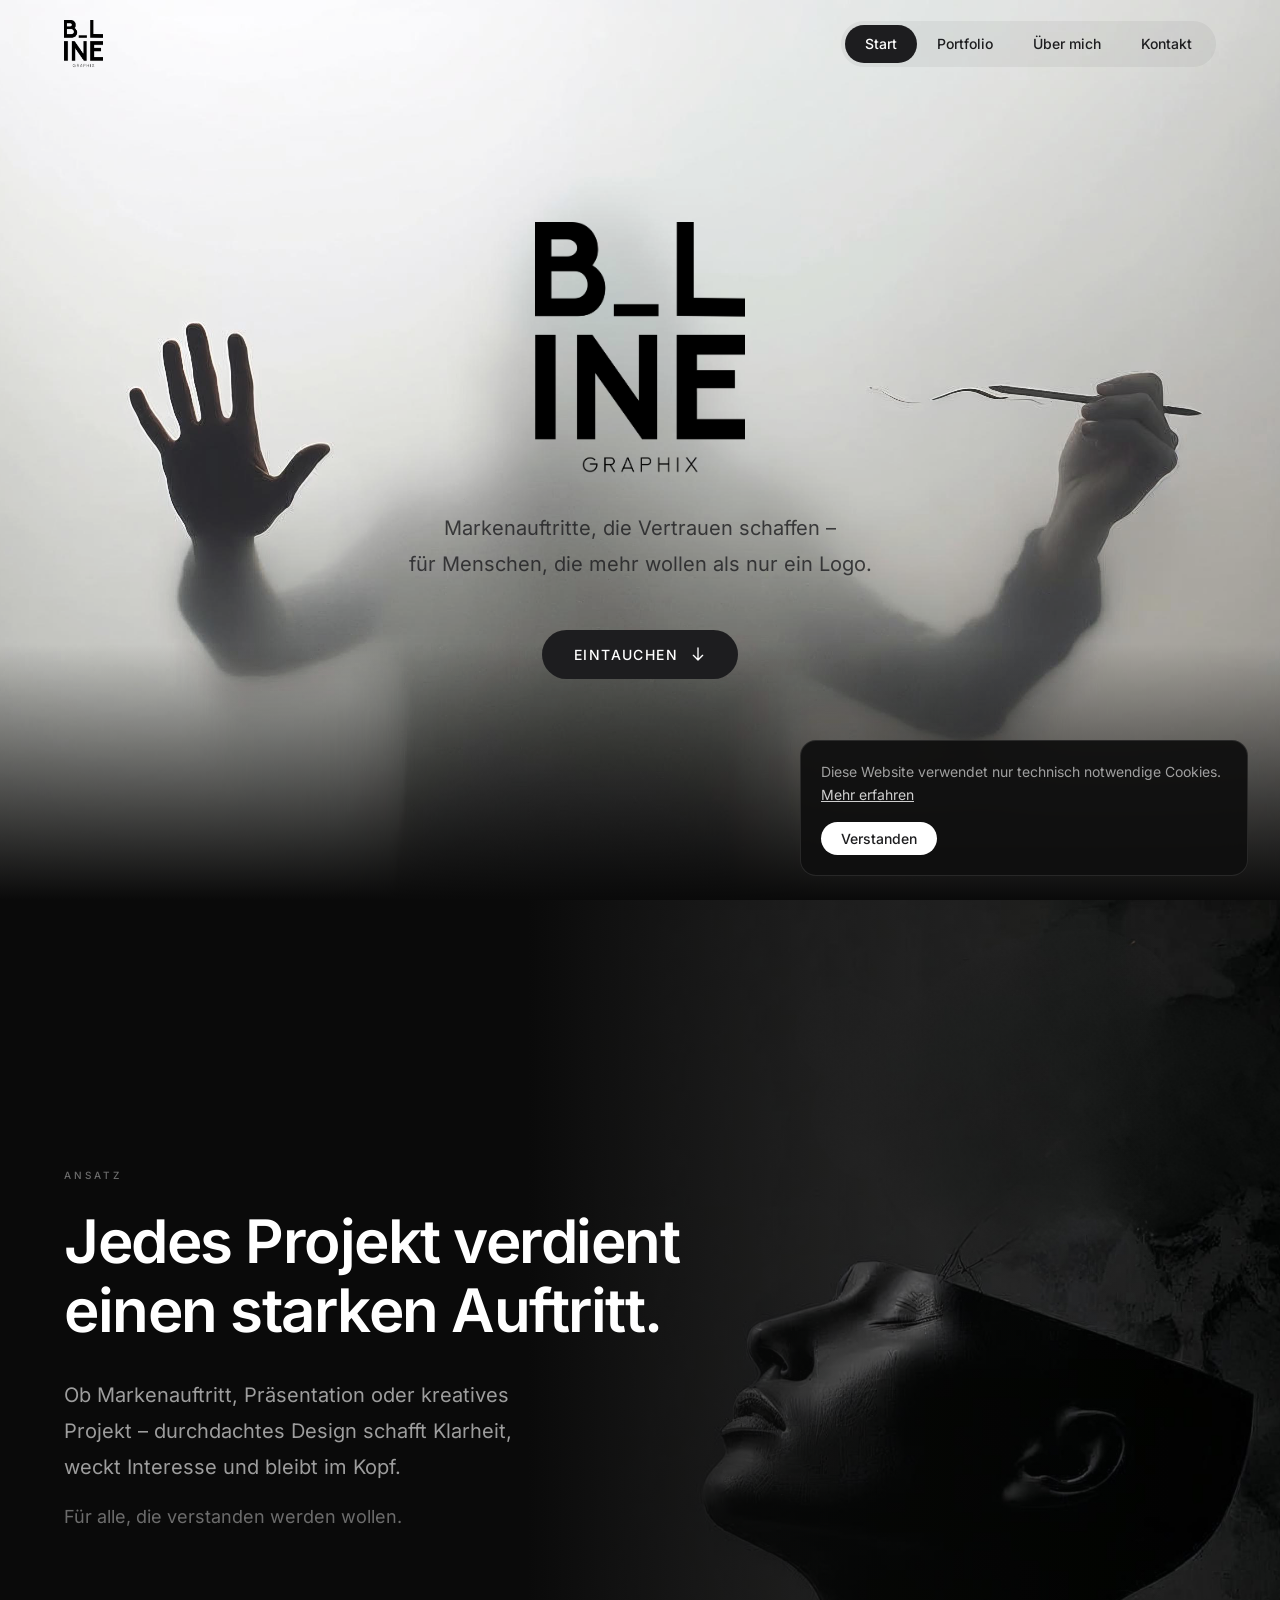
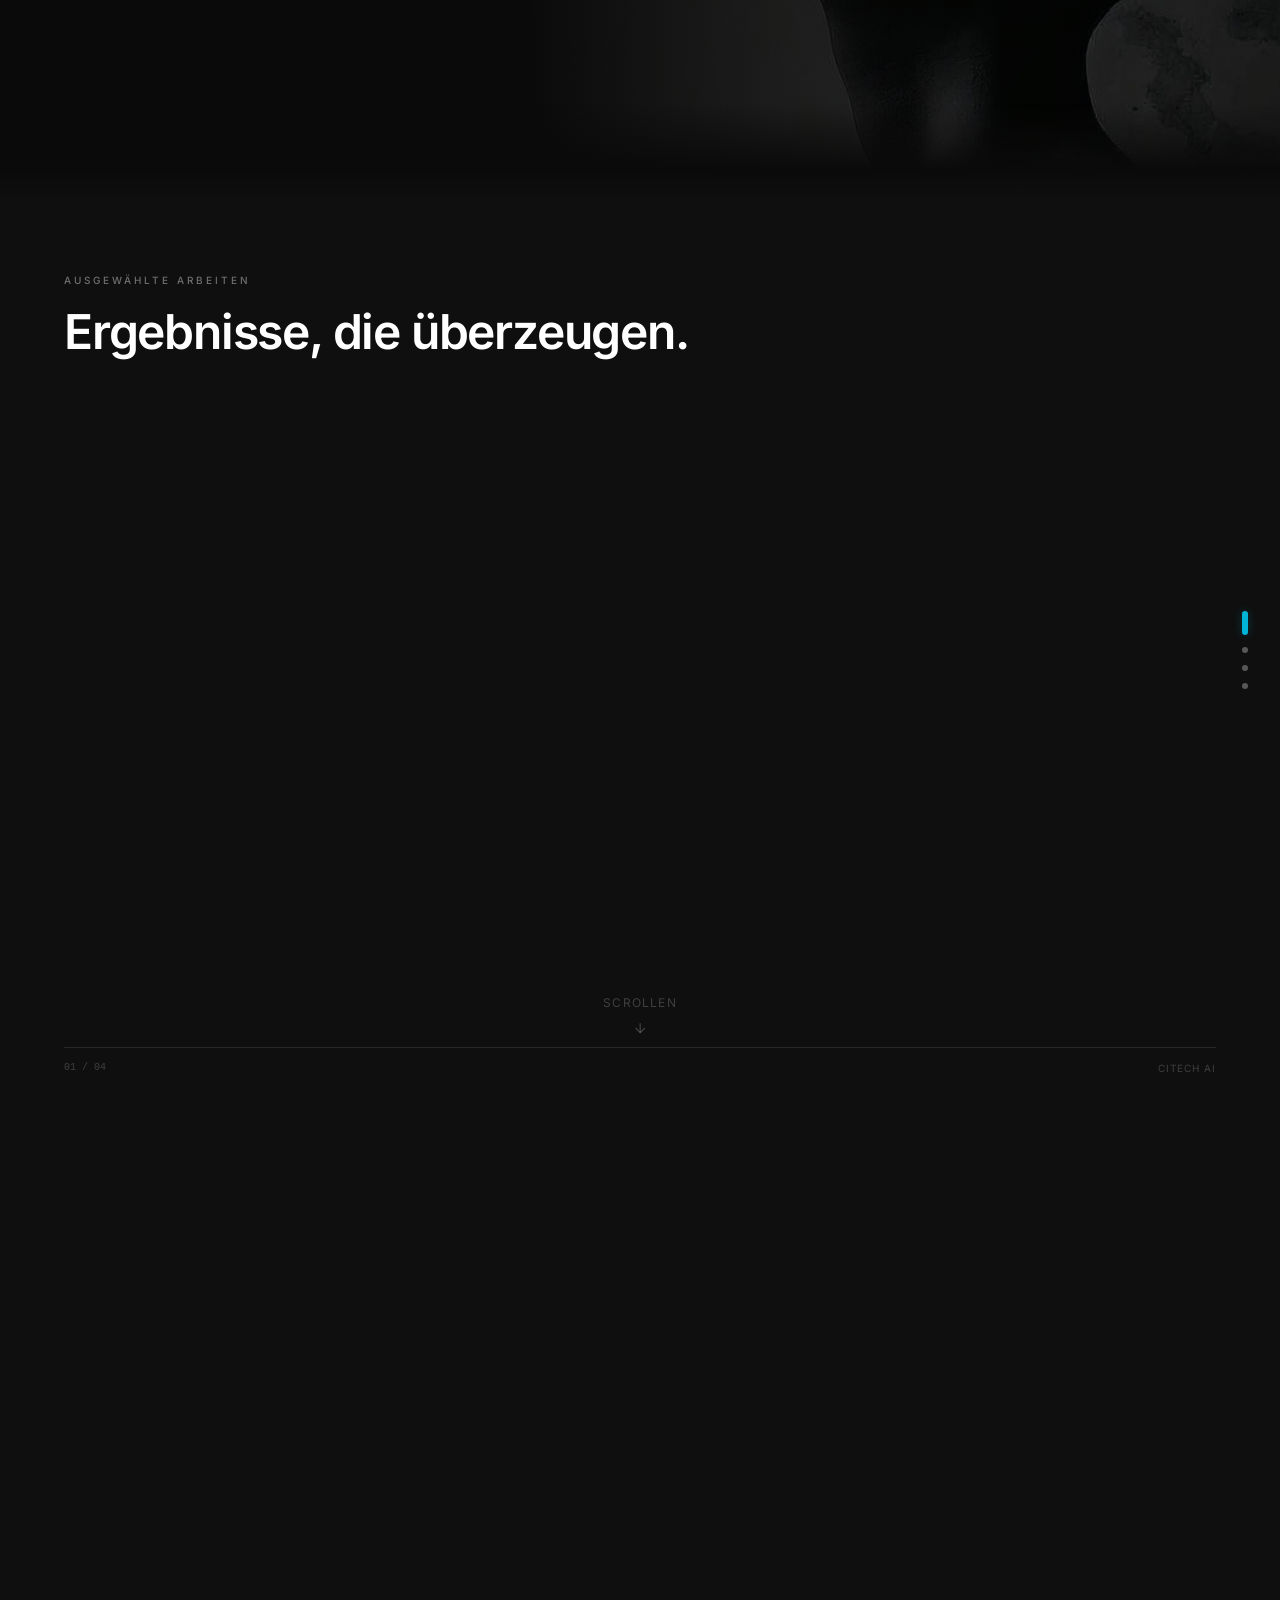
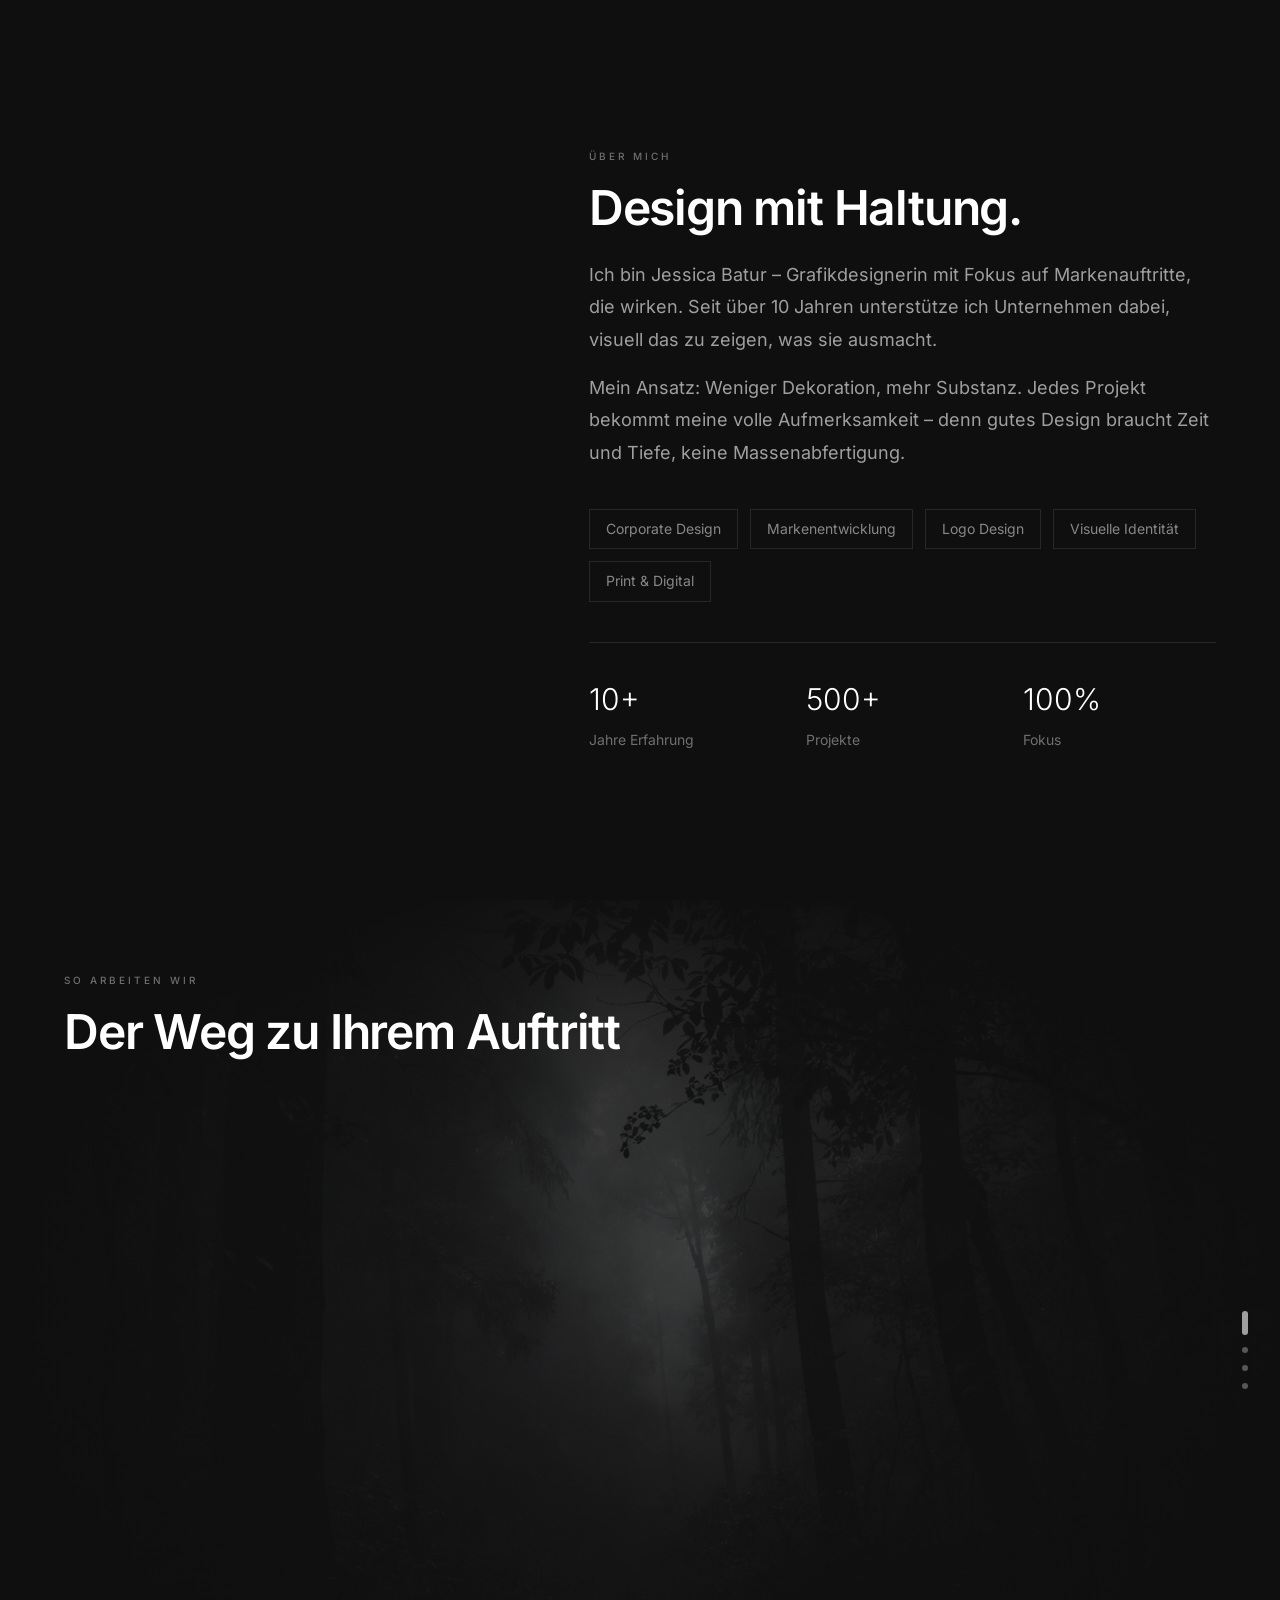
<file: index.html>
<!DOCTYPE html>
<html lang="de">
<head>
    <meta charset="UTF-8">
    <meta name="viewport" content="width=device-width, initial-scale=1.0">
    <title>B_LineGraphix – Grafikdesign & visuelle Kommunikation</title>
    <meta name="description" content="Markenauftritte, die Vertrauen schaffen – für Menschen, die mehr wollen als nur ein Logo. Grafikdesign von Jessica Batur.">
    <link rel="canonical" href="https://b-line-graphix.de/">

    <!-- Open Graph / Social -->
    <meta property="og:type" content="website">
    <meta property="og:url" content="https://b-line-graphix.de/">
    <meta property="og:title" content="B_LineGraphix – Grafikdesign & visuelle Kommunikation">
    <meta property="og:description" content="Markenauftritte, die Vertrauen schaffen – für Menschen, die mehr wollen als nur ein Logo. Grafikdesign von Jessica Batur.">
    <meta property="og:image" content="https://b-line-graphix.de/assets/images/hero-background.jpg">
    <meta property="og:locale" content="de_DE">
    <meta property="og:site_name" content="B_LineGraphix">

    <style>
        @font-face { font-family: 'Inter'; font-weight: 300; font-style: normal; font-display: swap; src: url('assets/fonts/inter-300.ttf') format('truetype'); }
        @font-face { font-family: 'Inter'; font-weight: 400; font-style: normal; font-display: swap; src: url('assets/fonts/inter-400.ttf') format('truetype'); }
        @font-face { font-family: 'Inter'; font-weight: 500; font-style: normal; font-display: swap; src: url('assets/fonts/inter-500.ttf') format('truetype'); }
        @font-face { font-family: 'Inter'; font-weight: 600; font-style: normal; font-display: swap; src: url('assets/fonts/inter-600.ttf') format('truetype'); }
        @font-face { font-family: 'Inter'; font-weight: 700; font-style: normal; font-display: swap; src: url('assets/fonts/inter-700.ttf') format('truetype'); }
    </style>

    <script>
    (function(){
        if (/[?&]desktop=1/.test(location.search)) return;
        var m = (('ontouchstart' in window || navigator.maxTouchPoints > 0) && window.innerWidth <= 768)
            || /Android|iPhone|iPad|iPod/i.test(navigator.userAgent);
        if (m) location.replace('index.mobile.html' + location.hash);
    })();
    </script>
    <link rel="stylesheet" href="css/variables.css">
    <link rel="stylesheet" href="css/main.css">
    <link rel="icon" type="image/png" href="assets/images/logo.png">

    <!-- Portfolio-Bilder vorladen (verhindert Ruckler beim Scrollen) -->
    <link rel="preload" as="image" href="assets/images/schmetterling.png">
    <link rel="preload" as="image" href="assets/images/citech-logo-white3.svg">
    <link rel="preload" as="image" href="assets/images/jantzen-logo.png">
    <link rel="preload" as="image" href="assets/images/solar-banner.jpg">
</head>
<body>

    <!-- ============================================
         INTRO OVERLAY (direkt im HTML, kein Flash)
         ============================================ -->
    <div class="intro-overlay" id="intro-overlay" aria-hidden="true">
        <div class="intro-logo-container">
            <div class="intro-symbol" id="intro-sym">
                <img src="assets/images/logo.png" alt="B_LineGraphix">
            </div>
            <div class="intro-brand" id="intro-brand">
                <span class="intro-brand-sub">Grafikdesign mit Substanz</span>
            </div>
        </div>
        <button class="intro-skip" id="intro-skip">Überspringen</button>
    </div>

    <!-- ============================================
         PARTICLE MORPH CANVAS (fixed background)
         ============================================ -->
    <canvas id="particle-canvas" aria-hidden="true"></canvas>

    <!-- ============================================
         HEADER (dynamisch: hell/dunkel je nach Section)
         ============================================ -->
    <header class="header" id="header">
        <div class="header-inner">
            <a href="#hero" class="header-logo" id="header-logo">
                <img src="assets/images/logo.png" alt="B_LineGraphix" class="header-logo-img" id="header-logo-img">
            </a>

            <!-- Desktop Nav (Pill-Container) -->
            <nav class="nav-desktop" id="nav-desktop">
                <div class="nav-pill" id="nav-pill">
                    <a href="#hero" class="nav-link active" data-section="hero">Start</a>
                    <a href="#portfolio" class="nav-link" data-section="portfolio">Portfolio</a>
                    <a href="#about" class="nav-link" data-section="about">Über mich</a>
                    <a href="#kontakt" class="nav-link" data-section="kontakt">Kontakt</a>
                </div>
            </nav>

            <!-- Mobile Hamburger -->
            <button class="mobile-toggle" id="mobile-toggle" aria-label="Menü öffnen" aria-expanded="false">
                <svg class="mobile-toggle-icon" id="mobile-toggle-icon" viewBox="0 0 24 24" fill="none" stroke="currentColor" stroke-width="2" stroke-linecap="round"><line x1="3" y1="6" x2="21" y2="6"/><line x1="3" y1="12" x2="21" y2="12"/><line x1="3" y1="18" x2="21" y2="18"/></svg>
            </button>
        </div>

        <!-- Mobile Menu -->
        <div class="mobile-menu" id="mobile-menu">
            <nav class="mobile-menu-nav">
                <a href="#hero" class="mobile-menu-link">Start</a>
                <a href="#portfolio" class="mobile-menu-link">Portfolio</a>
                <a href="#about" class="mobile-menu-link">Über mich</a>
                <a href="#kontakt" class="mobile-menu-link">Kontakt</a>
            </nav>
        </div>
    </header>

    <main>
        <!-- ===== HERO SECTION (Hell, mit Hintergrundbild) ===== -->
        <section class="hero" id="hero">
            <div class="hero-bg">
                <img src="assets/images/hero-background.jpg" alt="" class="hero-bg-img">
                <div class="hero-overlay"></div>
                <div class="hero-gradient-bottom"></div>
            </div>
            <!-- Dive Overlay (fades in during dive animation) -->
            <div class="hero-dive-overlay" id="hero-dive-overlay"></div>

            <div class="hero-content" id="hero-content">
                <img src="assets/images/logo.png" alt="B_LineGraphix" class="hero-logo" id="hero-logo">
                <p class="hero-tagline" id="hero-tagline">Markenauftritte, die Vertrauen schaffen –<br>für Menschen, die mehr wollen als nur ein Logo.</p>
                <div class="hero-cta-wrap" id="hero-cta-wrap">
                    <button class="hero-cta" id="hero-cta">
                        <span>Eintauchen</span>
                        <svg width="16" height="16" viewBox="0 0 24 24" fill="none" stroke="currentColor" stroke-width="2" stroke-linecap="round" stroke-linejoin="round"><path d="M19 14l-7 7m0 0l-7-7m7 7V3"/></svg>
                    </button>
                </div>
            </div>
        </section>

        <!-- ===== PHILOSOPHY SECTION ===== -->
        <section class="philosophy" id="philosophy">
            <!-- Hintergrundbild (Kunst) rechts – volle Höhe, CSS background -->
            <div class="philosophy-bg-image" aria-hidden="true">
                <!-- Gradient INNERHALB des Bild-Divs (Original-Struktur) -->
                <div class="philosophy-gradient-left"></div>
            </div>
            <div class="philosophy-gradient-bottom" aria-hidden="true"></div>

            <div class="philosophy-content site-container">
                <div class="philosophy-grid">
                    <div class="philosophy-text reveal" data-reveal>
                        <span class="section-label">Ansatz</span>
                        <h2 class="philosophy-title">Jedes Projekt verdient einen starken Auftritt.</h2>
                        <div class="philosophy-body">
                            <p class="philosophy-desc">Ob Markenauftritt, Präsentation oder kreatives Projekt – durchdachtes Design schafft Klarheit, weckt Interesse und bleibt im Kopf.</p>
                            <p class="philosophy-sub">Für alle, die verstanden werden wollen.</p>
                        </div>
                    </div>
                    <div class="philosophy-spacer"></div>
                </div>
            </div>
        </section>

        <!-- ===== PORTFOLIO SECTION (Scroll-Driven) ===== -->
        <section class="portfolio" id="portfolio">
            <div class="portfolio-sticky">
                <!-- Living Network Canvas (Portfolio-Hintergrund) -->
                <canvas id="living-network-canvas" aria-hidden="true"></canvas>

                <!-- Header (fades out on scroll) -->
                <div class="portfolio-header" id="portfolio-header">
                    <div class="site-container">
                        <span class="section-label">Ausgewählte Arbeiten</span>
                        <h2 class="portfolio-title">Ergebnisse, die überzeugen.</h2>
                    </div>
                </div>

                <!-- Project Scenes -->
                <div class="portfolio-scenes" id="portfolio-scenes">
                    <!-- Dynamisch per JS gefüllt -->
                </div>

                <!-- Skip Dots (rechts) -->
                <div class="portfolio-skip" id="portfolio-skip"></div>

                <!-- Progress Bar (unten) -->
                <div class="portfolio-progress" id="portfolio-progress">
                    <div class="portfolio-progress-bar">
                        <div class="portfolio-progress-fill" id="portfolio-progress-fill"></div>
                    </div>
                    <div class="portfolio-progress-info">
                        <span class="portfolio-counter" id="portfolio-counter">01 / 04</span>
                        <span class="portfolio-progress-title" id="portfolio-progress-title"></span>
                    </div>
                </div>

                <!-- Scroll Hint -->
                <div class="portfolio-scroll-hint" id="portfolio-scroll-hint">
                    <span>Scrollen</span>
                    <svg width="16" height="16" viewBox="0 0 24 24" fill="none" stroke="currentColor" stroke-width="2"><path d="M12 5v14"/><path d="m19 12-7 7-7-7"/></svg>
                </div>
            </div>
        </section>

        <!-- ===== PORTFOLIO MOBILE (Card Fallback) ===== -->
        <section class="portfolio-mobile" id="portfolio-mobile">
            <div class="site-container">
                <div class="section-header-block reveal" data-reveal>
                    <span class="section-label">Ausgewählte Arbeiten</span>
                    <h2>Ergebnisse, die überzeugen.</h2>
                </div>
                <div class="portfolio-mobile-grid" id="portfolio-mobile-grid">
                    <!-- Dynamisch per JS gefüllt -->
                </div>
                <div class="portfolio-mobile-cta reveal" data-reveal>
                    <p>Ihr Projekt könnte hier stehen.</p>
                    <a href="#kontakt" class="btn-primary">Projekt starten</a>
                </div>
            </div>
        </section>

        <!-- ===== ABOUT SECTION ===== -->
        <section class="about" id="about">
            <div class="section-gradient-top" aria-hidden="true" style="background: linear-gradient(to bottom, var(--bg-dark-1) 0%, transparent 100%);"></div>
            <div class="site-container">
                <div class="about-grid">
                    <div class="about-portrait reveal" data-reveal id="about-portrait">
                        <img src="assets/images/logo.png" alt="B_LineGraphix" class="about-logo-img" id="about-logo-img">
                    </div>
                    <div class="about-text reveal reveal-delay-1" data-reveal>
                        <span class="section-label">Über mich</span>
                        <h2>Design mit Haltung.</h2>
                        <div class="about-desc">
                            <p>Ich bin Jessica Batur – Grafikdesignerin mit Fokus auf Markenauftritte, die wirken. Seit über 10 Jahren unterstütze ich Unternehmen dabei, visuell das zu zeigen, was sie ausmacht.</p>
                            <p>Mein Ansatz: Weniger Dekoration, mehr Substanz. Jedes Projekt bekommt meine volle Aufmerksamkeit – denn gutes Design braucht Zeit und Tiefe, keine Massenabfertigung.</p>
                        </div>
                        <div class="about-services">
                            <span class="service-tag">Corporate Design</span>
                            <span class="service-tag">Markenentwicklung</span>
                            <span class="service-tag">Logo Design</span>
                            <span class="service-tag">Visuelle Identität</span>
                            <span class="service-tag">Print & Digital</span>
                        </div>
                        <div class="about-stats">
                            <div class="stat-item reveal" data-reveal>
                                <span class="stat-number">10+</span>
                                <span class="stat-label">Jahre Erfahrung</span>
                            </div>
                            <div class="stat-item reveal reveal-delay-1" data-reveal>
                                <span class="stat-number">500+</span>
                                <span class="stat-label">Projekte</span>
                            </div>
                            <div class="stat-item reveal reveal-delay-2" data-reveal>
                                <span class="stat-number">100%</span>
                                <span class="stat-label">Fokus</span>
                            </div>
                        </div>
                    </div>
                </div>
            </div>
            <div class="section-gradient-bottom" aria-hidden="true" style="background: linear-gradient(to top, var(--color-black) 0%, transparent 100%);"></div>
        </section>

        <!-- ===== ROADMAP SECTION (Scroll-Driven, wie Portfolio) ===== -->
        <section class="roadmap" id="roadmap">
            <div class="roadmap-sticky">
                <!-- Forest Background -->
                <div class="roadmap-bg" aria-hidden="true">
                    <img src="assets/images/forest-dark.jpg" alt="" loading="lazy">
                    <div class="roadmap-bg-overlay"></div>
                </div>

                <!-- Floating Mesh Gradients -->
                <div class="roadmap-meshes" aria-hidden="true">
                    <div class="roadmap-mesh roadmap-mesh-1"></div>
                    <div class="roadmap-mesh roadmap-mesh-2"></div>
                    <div class="roadmap-mesh roadmap-mesh-3"></div>
                </div>

                <!-- Header (fades out) -->
                <div class="roadmap-scroll-header" id="roadmap-header">
                    <div class="site-container">
                        <span class="section-label">So arbeiten wir</span>
                        <h2>Der Weg zu Ihrem Auftritt</h2>
                    </div>
                </div>

                <!-- Scenes (dynamisch per JS) -->
                <div class="roadmap-scenes" id="roadmap-scenes"></div>

                <!-- Progress dots -->
                <div class="roadmap-dots" id="roadmap-dots"></div>
            </div>
        </section>

        <!-- CTA nach Roadmap (außerhalb sticky) -->
        <section class="roadmap-cta-section" id="roadmap-cta">
            <div class="site-container" style="text-align: center; padding: clamp(4rem, 8vh, 6rem) 0;">
                <p class="roadmap-cta-sub reveal" data-reveal>100% Fokus. Ein Projekt. Während der Zusammenarbeit sind Sie mein einziger Kunde.</p>
                <a href="#kontakt" class="btn-primary reveal" data-reveal>Kostenloses Erstgespräch</a>
            </div>
        </section>

        <!-- ===== CONTACT SECTION ===== -->
        <section class="contact" id="kontakt">
            <div class="section-gradient-top" aria-hidden="true" style="background: linear-gradient(to bottom, var(--color-black) 0%, transparent 100%);"></div>

            <!-- Riesen "Hi." Hintergrundtext -->
            <div class="contact-bg-text" aria-hidden="true">Hi.</div>

            <div class="site-container">
                <div class="contact-grid">
                    <!-- Form (links) -->
                    <div class="contact-form-col reveal" data-reveal>
                        <span class="section-label">Nächster Schritt</span>
                        <h2 class="contact-title">Bereit für einen Auftritt, der wirkt?</h2>
                        <p class="contact-desc">Kostenloses Erstgespräch – unverbindlich, aber nicht unverbindlich. Wir klären, ob und wie ich helfen kann.</p>

                        <form class="contact-form" id="contact-form" novalidate>
                            <div class="form-group">
                                <label for="contact-name">Name</label>
                                <input type="text" id="contact-name" name="name" placeholder="Vor- und Nachname" required autocomplete="name">
                            </div>
                            <div class="form-group">
                                <label for="contact-email">E-Mail</label>
                                <input type="email" id="contact-email" name="email" placeholder="email@beispiel.de" required autocomplete="email">
                            </div>
                            <div class="form-group">
                                <label for="contact-message">Nachricht</label>
                                <textarea id="contact-message" name="message" rows="4" placeholder="Projektidee oder Anfrage beschreiben..." style="resize: none;"></textarea>
                            </div>
                            <!-- Honeypot -->
                            <div style="position:absolute;left:-9999px;" aria-hidden="true">
                                <input type="text" name="website" tabindex="-1" autocomplete="off">
                            </div>
                            <button type="submit" class="btn-primary btn-submit" id="contact-submit">Gespräch vereinbaren</button>
                            <div class="form-status" id="form-status" role="alert"></div>
                        </form>
                    </div>

                    <!-- Info (rechts) -->
                    <div class="contact-info-col reveal reveal-delay-1" data-reveal>
                        <div class="contact-info-group">
                            <span class="contact-info-label">E-Mail</span>
                            <a href="mailto:info@blinegraphix.de" class="contact-info-value">info@blinegraphix.de</a>
                        </div>
                        <div class="contact-info-group">
                            <span class="contact-info-label">Telefon</span>
                            <a href="tel:+491709669853" class="contact-info-value">0170 9669853</a>
                        </div>
                        <div class="contact-info-group">
                            <span class="contact-info-label">Adresse</span>
                            <span class="contact-info-value">Dorfstraße 30a<br>85445 Oberding</span>
                        </div>
                        <div class="contact-info-group">
                            <span class="contact-info-label">Social</span>
                            <div class="contact-social">
                                <a href="https://www.linkedin.com/in/jessica-batur-0040873aa/" target="_blank" rel="noopener" class="social-icon" aria-label="LinkedIn">
                                    <span>In</span>
                                </a>
                            </div>
                        </div>
                    </div>
                </div>
            </div>
        </section>
    </main>

    <!-- ============================================
         FOOTER
         ============================================ -->
    <footer class="footer">
        <div class="site-container">
            <div class="footer-grid">
                <div class="footer-brand">
                    <a href="#hero"><img src="assets/images/logo.png" alt="B_LineGraphix" class="footer-logo"></a>
                    <p class="footer-tagline">Markenauftritte mit Substanz.</p>
                    <div class="footer-social">
                        <a href="https://www.linkedin.com/in/jessica-batur-0040873aa/" target="_blank" rel="noopener" class="footer-social-icon"><span>In</span></a>
                    </div>
                </div>
                <div class="footer-nav-col">
                    <h4 class="footer-col-title">Navigation</h4>
                    <nav class="footer-links">
                        <a href="#hero">Start</a>
                        <a href="#portfolio">Portfolio</a>
                        <a href="#about">Über mich</a>
                        <a href="#kontakt">Kontakt</a>
                    </nav>
                </div>
                <div class="footer-contact-col">
                    <h4 class="footer-col-title">Kontakt</h4>
                    <div class="footer-links">
                        <a href="mailto:info@blinegraphix.de">info@blinegraphix.de</a>
                        <a href="tel:+491709669853">0170 9669853</a>
                        <span>Dorfstraße 30a, 85445 Oberding</span>
                    </div>
                </div>
            </div>
            <div class="footer-bottom">
                <span>&copy; 2026 B_LineGraphix. Alle Rechte vorbehalten.</span>
                <nav class="footer-bottom-nav">
                    <a href="pages/impressum.html">Impressum</a>
                    <a href="pages/datenschutz.html">Datenschutz</a>
                    <a href="pages/ki-transparenz.html">KI-Transparenz</a>
                </nav>
            </div>
        </div>
    </footer>

    <!-- ============================================
         MODALS (Portfolio Details)
         ============================================ -->
    <div class="modal-overlay" id="modal-overlay">
        <div class="modal-content" id="modal-content">
            <button class="modal-close" id="modal-close" aria-label="Schließen">
                <svg width="24" height="24" viewBox="0 0 24 24" fill="none" stroke="currentColor" stroke-width="2"><line x1="18" y1="6" x2="6" y2="18"/><line x1="6" y1="6" x2="18" y2="18"/></svg>
            </button>
            <div id="modal-body"></div>
        </div>
    </div>

    <!-- ============================================
         COOKIE BANNER
         ============================================ -->
    <div class="cookie-banner" id="cookie-banner">
        <p>Diese Website verwendet nur technisch notwendige Cookies. <a href="pages/datenschutz.html">Mehr erfahren</a></p>
        <button class="btn-cookie" id="cookie-accept">Verstanden</button>
    </div>

    <!-- Scripts -->
    <script src="js/content.js"></script>
    <script src="js/main.js"></script>
</body>
</html>
</file>
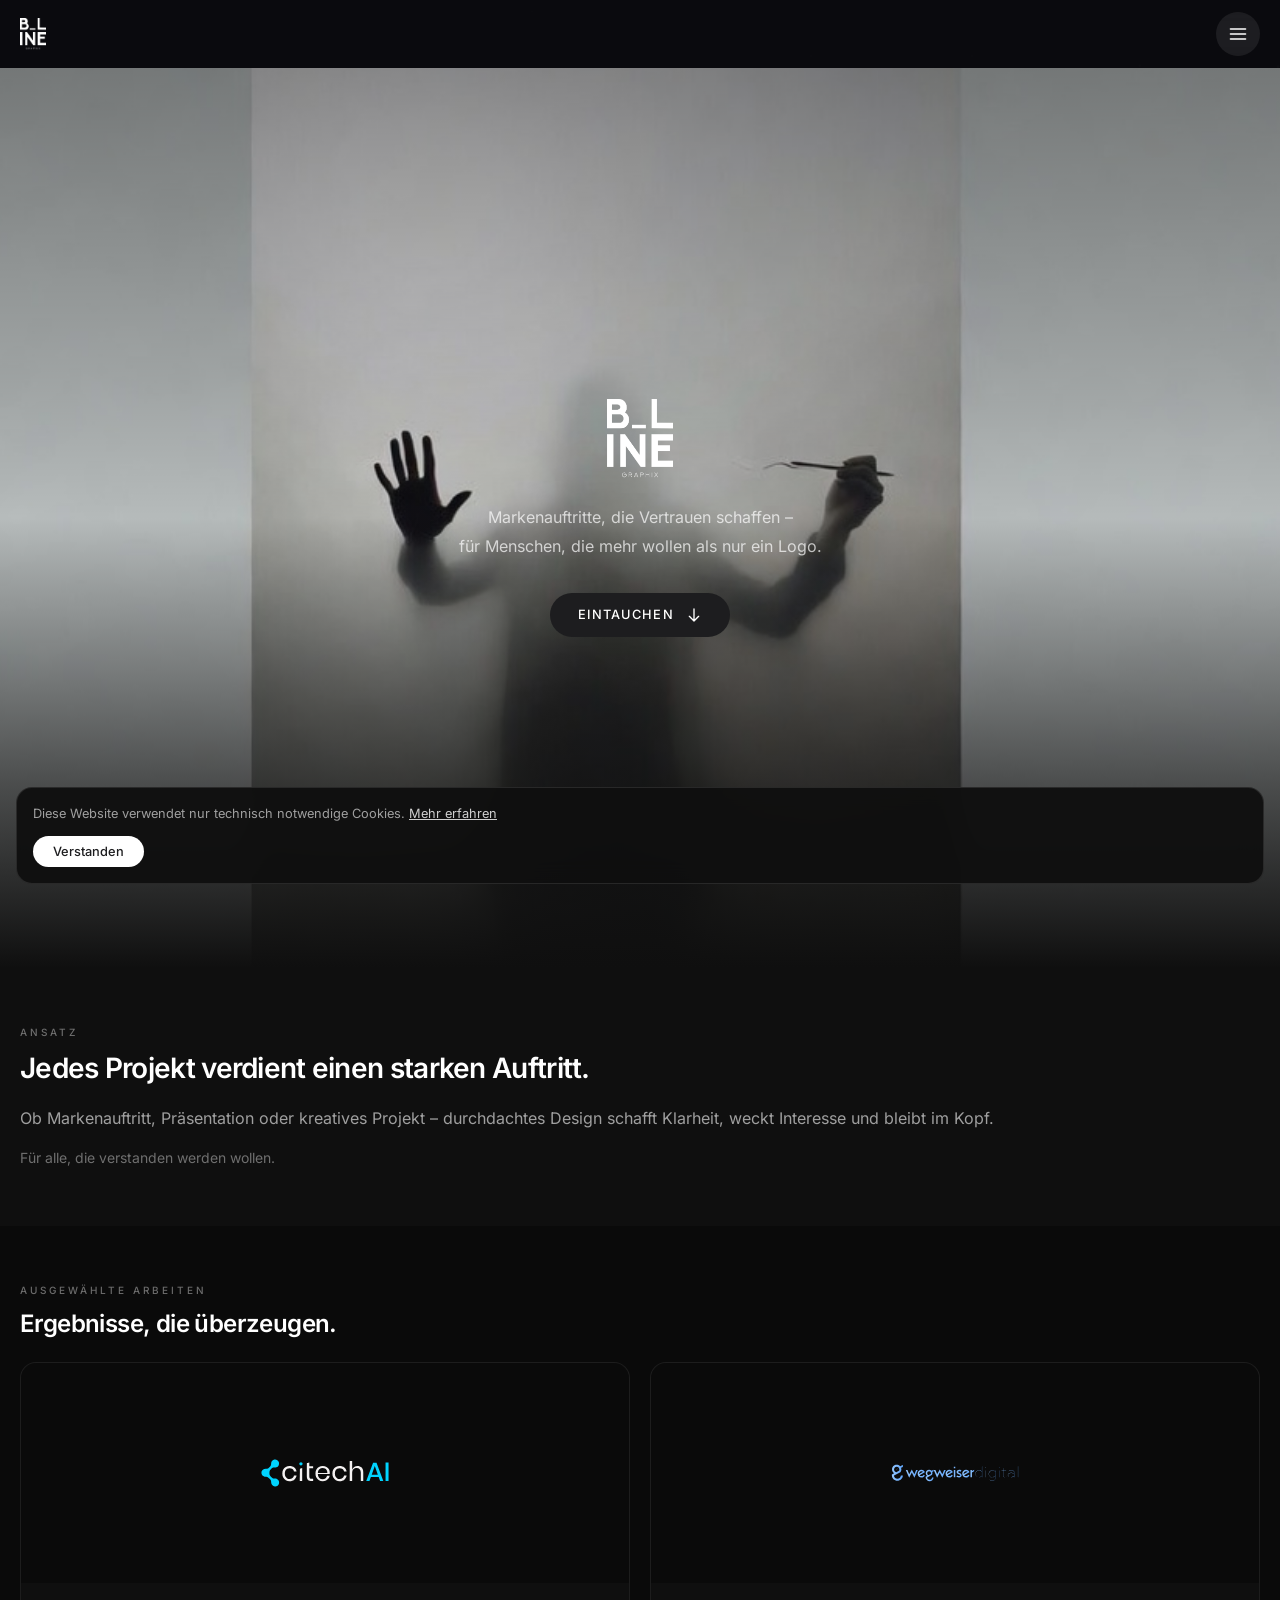
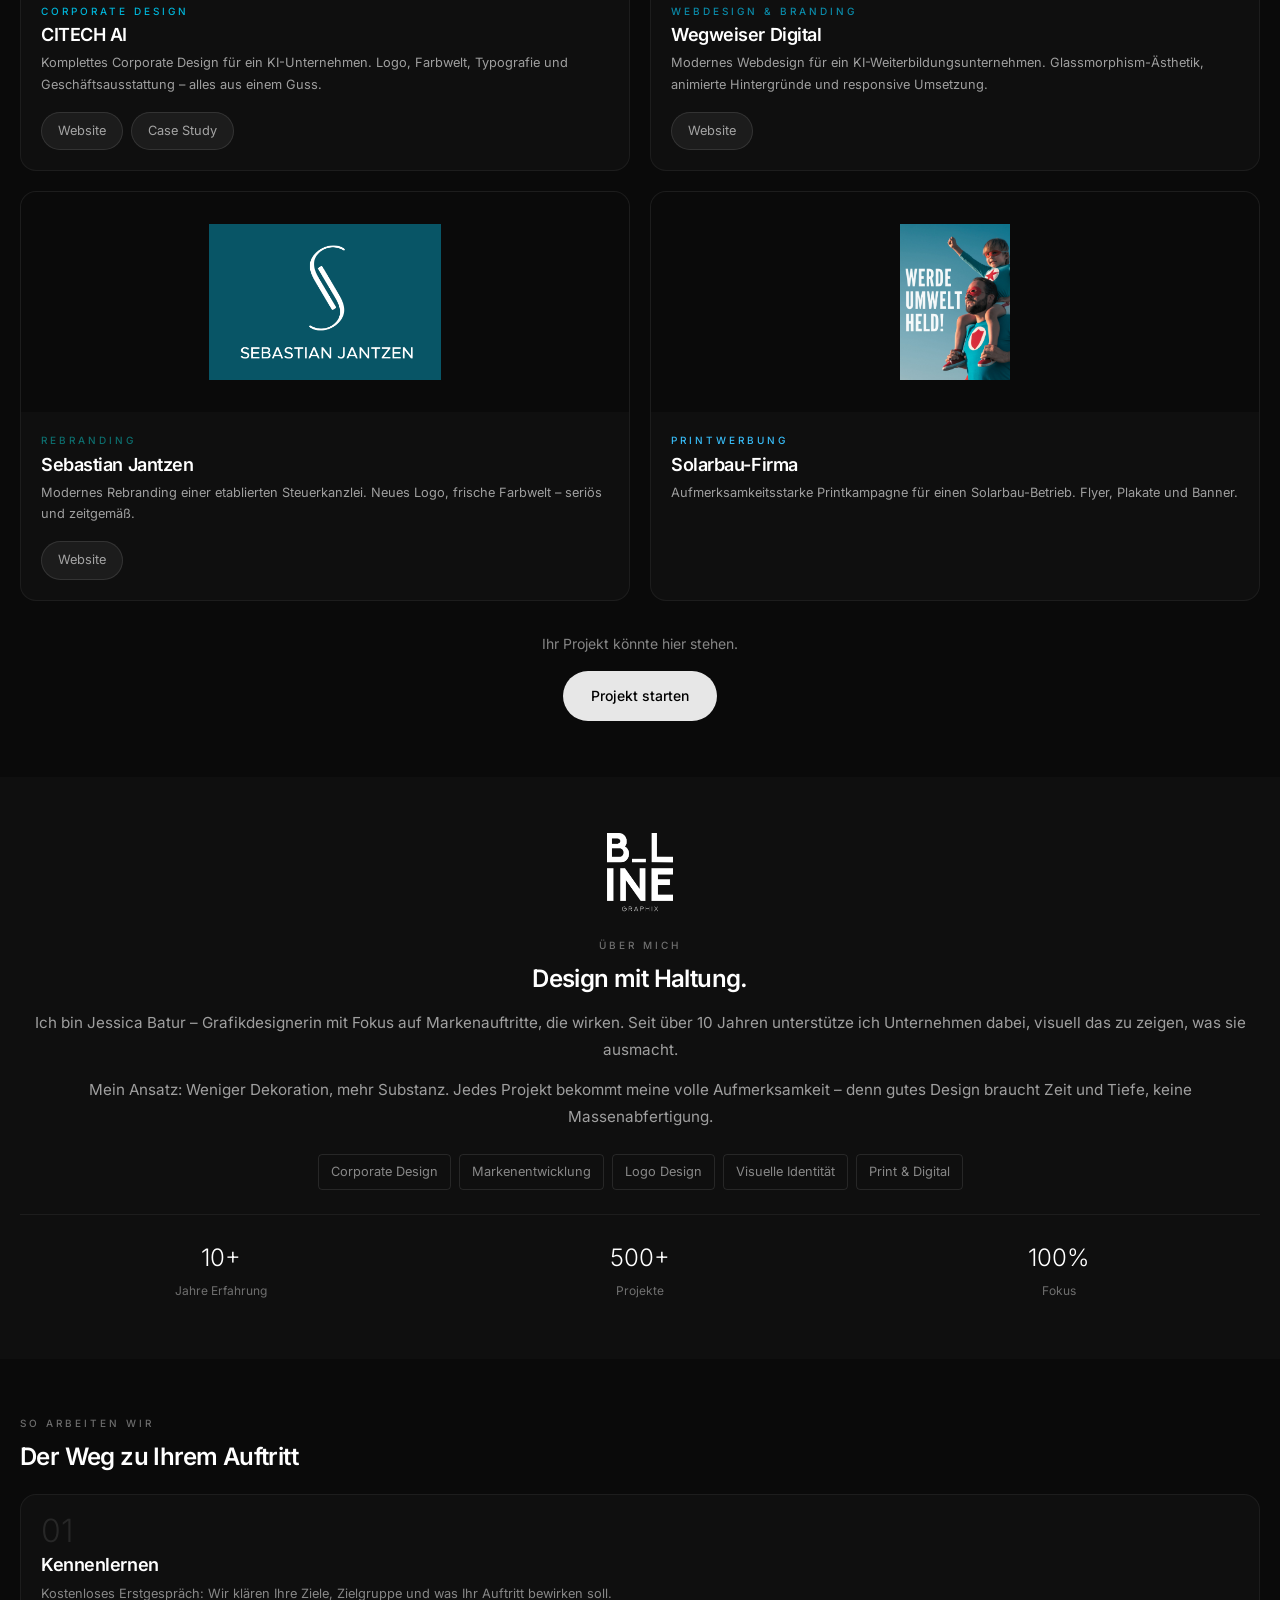
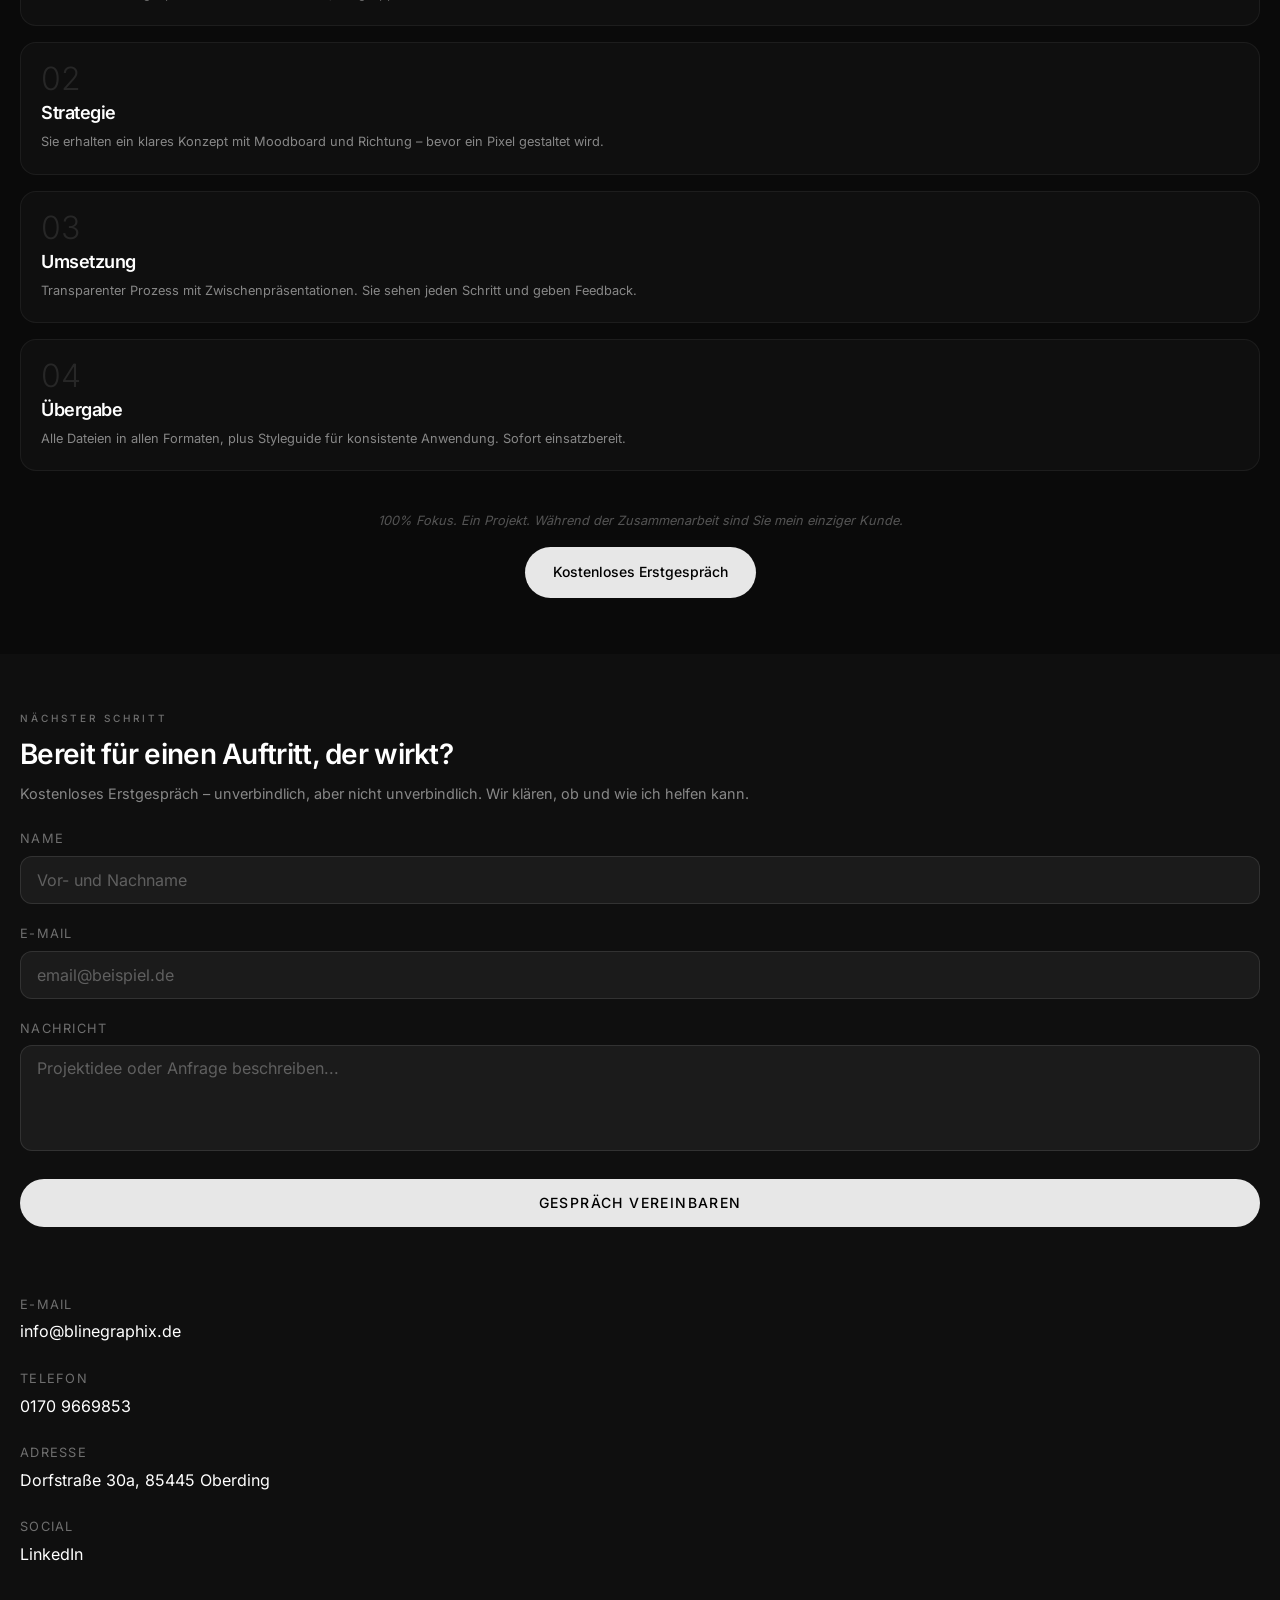
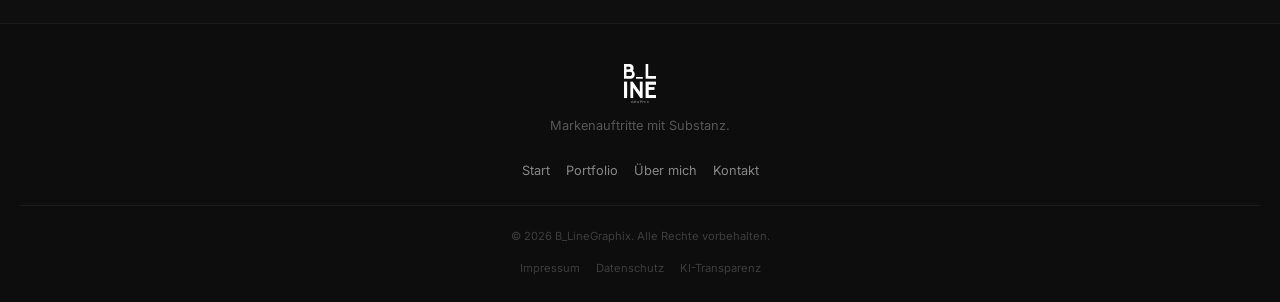
<file: index.mobile.html>
<!DOCTYPE html>
<html lang="de">
<head>
    <meta charset="UTF-8">
    <meta name="viewport" content="width=device-width, initial-scale=1.0">
    <title>B_LineGraphix – Grafikdesign & visuelle Kommunikation</title>
    <meta name="description" content="Markenauftritte, die Vertrauen schaffen – für Menschen, die mehr wollen als nur ein Logo. Grafikdesign von Jessica Batur.">
    <link rel="canonical" href="https://b-line-graphix.de/">

    <!-- Open Graph / Social -->
    <meta property="og:type" content="website">
    <meta property="og:url" content="https://b-line-graphix.de/">
    <meta property="og:title" content="B_LineGraphix – Grafikdesign & visuelle Kommunikation">
    <meta property="og:description" content="Markenauftritte, die Vertrauen schaffen – für Menschen, die mehr wollen als nur ein Logo. Grafikdesign von Jessica Batur.">
    <meta property="og:image" content="https://b-line-graphix.de/assets/images/hero-background.jpg">
    <meta property="og:locale" content="de_DE">
    <meta property="og:site_name" content="B_LineGraphix">

    <style>
        @font-face { font-family: 'Inter'; font-weight: 300; font-style: normal; font-display: swap; src: url('assets/fonts/inter-300.ttf') format('truetype'); }
        @font-face { font-family: 'Inter'; font-weight: 400; font-style: normal; font-display: swap; src: url('assets/fonts/inter-400.ttf') format('truetype'); }
        @font-face { font-family: 'Inter'; font-weight: 500; font-style: normal; font-display: swap; src: url('assets/fonts/inter-500.ttf') format('truetype'); }
        @font-face { font-family: 'Inter'; font-weight: 600; font-style: normal; font-display: swap; src: url('assets/fonts/inter-600.ttf') format('truetype'); }
        @font-face { font-family: 'Inter'; font-weight: 700; font-style: normal; font-display: swap; src: url('assets/fonts/inter-700.ttf') format('truetype'); }
    </style>
    <link rel="stylesheet" href="css/variables.css">
    <link rel="stylesheet" href="css/mobile.css">
    <link rel="icon" type="image/png" href="assets/images/logo.png">
</head>
<body>

    <!-- Intro Overlay -->
    <div class="intro-overlay" id="intro-overlay" aria-hidden="true">
        <div class="intro-logo-container">
            <div class="intro-symbol" id="intro-sym">
                <img src="assets/images/logo.png" alt="B_LineGraphix">
            </div>
            <div class="intro-brand" id="intro-brand">
                <span class="intro-brand-sub">Grafikdesign mit Substanz</span>
            </div>
        </div>
        <button class="intro-skip" id="intro-skip">Überspringen</button>
    </div>

    <!-- Particle Background -->
    <canvas id="mobile-particles" aria-hidden="true"></canvas>

    <!-- Header -->
    <header class="header">
        <div class="header-inner">
            <a href="#hero">
                <img src="assets/images/logo.png" alt="B_LineGraphix" class="header-logo-img">
            </a>
            <button class="hamburger" id="hamburger" aria-label="Menü">
                <svg viewBox="0 0 24 24" fill="none" stroke="currentColor" stroke-width="2" stroke-linecap="round"><line x1="3" y1="6" x2="21" y2="6"/><line x1="3" y1="12" x2="21" y2="12"/><line x1="3" y1="18" x2="21" y2="18"/></svg>
            </button>
        </div>
    </header>

    <!-- Mobile Menu -->
    <div class="mobile-menu" id="mobile-menu">
        <nav class="mobile-menu-nav">
            <a href="#hero" class="mobile-menu-link">Start</a>
            <a href="#portfolio" class="mobile-menu-link">Portfolio</a>
            <a href="#about" class="mobile-menu-link">Über mich</a>
            <a href="#kontakt" class="mobile-menu-link">Kontakt</a>
        </nav>
    </div>

    <main>
        <!-- Hero -->
        <section class="hero" id="hero">
            <div class="hero-bg" id="hero-bg" aria-hidden="true">
                <img src="assets/images/hero-background-mobile.jpg" alt="">
                <div class="hero-bg-overlay"></div>
            </div>
            <div class="hero-dive-overlay" id="hero-dive-overlay"></div>
            <div class="hero-content" id="hero-content">
                <img src="assets/images/logo.png" alt="B_LineGraphix" class="hero-logo">
                <p class="hero-tagline">Markenauftritte, die Vertrauen schaffen –<br>für Menschen, die mehr wollen als nur ein Logo.</p>
                <div class="hero-cta-wrap" id="hero-cta-wrap">
                    <button class="hero-cta" id="hero-cta">
                        <span>Eintauchen</span>
                        <svg width="16" height="16" viewBox="0 0 24 24" fill="none" stroke="currentColor" stroke-width="2" stroke-linecap="round" stroke-linejoin="round"><path d="M19 14l-7 7m0 0l-7-7m7 7V3"/></svg>
                    </button>
                </div>
            </div>
        </section>

        <!-- Philosophy -->
        <section class="section" id="philosophy">
            <div class="site-container reveal">
                <span class="section-label">Ansatz</span>
                <h2 class="philosophy-title">Jedes Projekt verdient einen starken Auftritt.</h2>
                <p class="philosophy-desc">Ob Markenauftritt, Präsentation oder kreatives Projekt – durchdachtes Design schafft Klarheit, weckt Interesse und bleibt im Kopf.</p>
                <p class="philosophy-sub">Für alle, die verstanden werden wollen.</p>
            </div>
        </section>

        <!-- Portfolio -->
        <section class="section section-dark" id="portfolio">
            <div class="site-container">
                <div class="reveal">
                    <span class="section-label">Ausgewählte Arbeiten</span>
                    <h2>Ergebnisse, die überzeugen.</h2>
                </div>
                <div class="portfolio-grid" id="portfolio-grid">
                    <!-- Dynamisch per JS -->
                </div>
                <div class="portfolio-cta reveal">
                    <p>Ihr Projekt könnte hier stehen.</p>
                    <a href="#kontakt" class="btn-primary">Projekt starten</a>
                </div>
            </div>
        </section>

        <!-- About -->
        <section class="section" id="about">
            <div class="site-container">
                <div class="reveal">
                    <img src="assets/images/logo.png" alt="B_LineGraphix" class="about-logo">
                </div>
                <div class="about-text reveal">
                    <span class="section-label">Über mich</span>
                    <h2>Design mit Haltung.</h2>
                    <div class="about-desc">
                        <p>Ich bin Jessica Batur – Grafikdesignerin mit Fokus auf Markenauftritte, die wirken. Seit über 10 Jahren unterstütze ich Unternehmen dabei, visuell das zu zeigen, was sie ausmacht.</p>
                        <p>Mein Ansatz: Weniger Dekoration, mehr Substanz. Jedes Projekt bekommt meine volle Aufmerksamkeit – denn gutes Design braucht Zeit und Tiefe, keine Massenabfertigung.</p>
                    </div>
                    <div class="about-services">
                        <span class="service-tag">Corporate Design</span>
                        <span class="service-tag">Markenentwicklung</span>
                        <span class="service-tag">Logo Design</span>
                        <span class="service-tag">Visuelle Identität</span>
                        <span class="service-tag">Print & Digital</span>
                    </div>
                    <div class="about-stats">
                        <div class="reveal"><span class="stat-number">10+</span><span class="stat-label">Jahre Erfahrung</span></div>
                        <div class="reveal reveal-d1"><span class="stat-number">500+</span><span class="stat-label">Projekte</span></div>
                        <div class="reveal reveal-d2"><span class="stat-number">100%</span><span class="stat-label">Fokus</span></div>
                    </div>
                </div>
            </div>
        </section>

        <!-- Roadmap -->
        <section class="section section-dark" id="roadmap">
            <div class="site-container">
                <div class="reveal">
                    <span class="section-label">So arbeiten wir</span>
                    <h2>Der Weg zu Ihrem Auftritt</h2>
                </div>
                <div class="roadmap-list" id="roadmap-list">
                    <!-- Dynamisch per JS -->
                </div>
                <div class="roadmap-cta reveal">
                    <p>100% Fokus. Ein Projekt. Während der Zusammenarbeit sind Sie mein einziger Kunde.</p>
                    <a href="#kontakt" class="btn-primary">Kostenloses Erstgespräch</a>
                </div>
            </div>
        </section>

        <!-- Contact -->
        <section class="section" id="kontakt">
            <div class="site-container">
                <div class="reveal">
                    <span class="section-label">Nächster Schritt</span>
                    <h2 class="contact-title">Bereit für einen Auftritt, der wirkt?</h2>
                    <p class="contact-desc">Kostenloses Erstgespräch – unverbindlich, aber nicht unverbindlich. Wir klären, ob und wie ich helfen kann.</p>
                </div>

                <form class="contact-form reveal" id="contact-form" novalidate>
                    <div class="form-group">
                        <label for="contact-name">Name</label>
                        <input type="text" id="contact-name" name="name" placeholder="Vor- und Nachname" required autocomplete="name">
                    </div>
                    <div class="form-group">
                        <label for="contact-email">E-Mail</label>
                        <input type="email" id="contact-email" name="email" placeholder="email@beispiel.de" required autocomplete="email">
                    </div>
                    <div class="form-group">
                        <label for="contact-message">Nachricht</label>
                        <textarea id="contact-message" name="message" rows="4" placeholder="Projektidee oder Anfrage beschreiben..."></textarea>
                    </div>
                    <!-- Honeypot -->
                    <div style="position:absolute;left:-9999px;" aria-hidden="true">
                        <input type="text" name="website" tabindex="-1" autocomplete="off">
                    </div>
                    <button type="submit" class="btn-primary btn-submit" id="contact-submit">Gespräch vereinbaren</button>
                    <div class="form-status" id="form-status" role="alert"></div>
                </form>

                <div class="contact-info reveal">
                    <div>
                        <span class="contact-info-label">E-Mail</span>
                        <a href="mailto:info@blinegraphix.de" class="contact-info-value">info@blinegraphix.de</a>
                    </div>
                    <div>
                        <span class="contact-info-label">Telefon</span>
                        <a href="tel:+491709669853" class="contact-info-value">0170 9669853</a>
                    </div>
                    <div>
                        <span class="contact-info-label">Adresse</span>
                        <span class="contact-info-value">Dorfstraße 30a, 85445 Oberding</span>
                    </div>
                    <div>
                        <span class="contact-info-label">Social</span>
                        <a href="https://www.linkedin.com/in/jessica-batur-0040873aa/" target="_blank" rel="noopener" class="contact-info-value">LinkedIn</a>
                    </div>
                </div>
            </div>
        </section>
    </main>

    <!-- Footer -->
    <footer class="footer">
        <div class="site-container">
            <a href="#hero"><img src="assets/images/logo.png" alt="B_LineGraphix" class="footer-logo"></a>
            <p class="footer-tagline">Markenauftritte mit Substanz.</p>
            <nav class="footer-nav">
                <a href="#hero">Start</a>
                <a href="#portfolio">Portfolio</a>
                <a href="#about">Über mich</a>
                <a href="#kontakt">Kontakt</a>
            </nav>
            <div class="footer-bottom">
                <span>&copy; 2026 B_LineGraphix. Alle Rechte vorbehalten.</span>
                <nav class="footer-legal">
                    <a href="pages/impressum.html">Impressum</a>
                    <a href="pages/datenschutz.html">Datenschutz</a>
                    <a href="pages/ki-transparenz.html">KI-Transparenz</a>
                </nav>
            </div>
        </div>
    </footer>

    <!-- Cookie Banner -->
    <div class="cookie-banner" id="cookie-banner">
        <p>Diese Website verwendet nur technisch notwendige Cookies. <a href="pages/datenschutz.html">Mehr erfahren</a></p>
        <button class="btn-cookie" id="cookie-accept">Verstanden</button>
    </div>

    <!-- Scripts -->
    <script src="js/content.js"></script>
    <script src="js/mobile.js"></script>
</body>
</html>
</file>
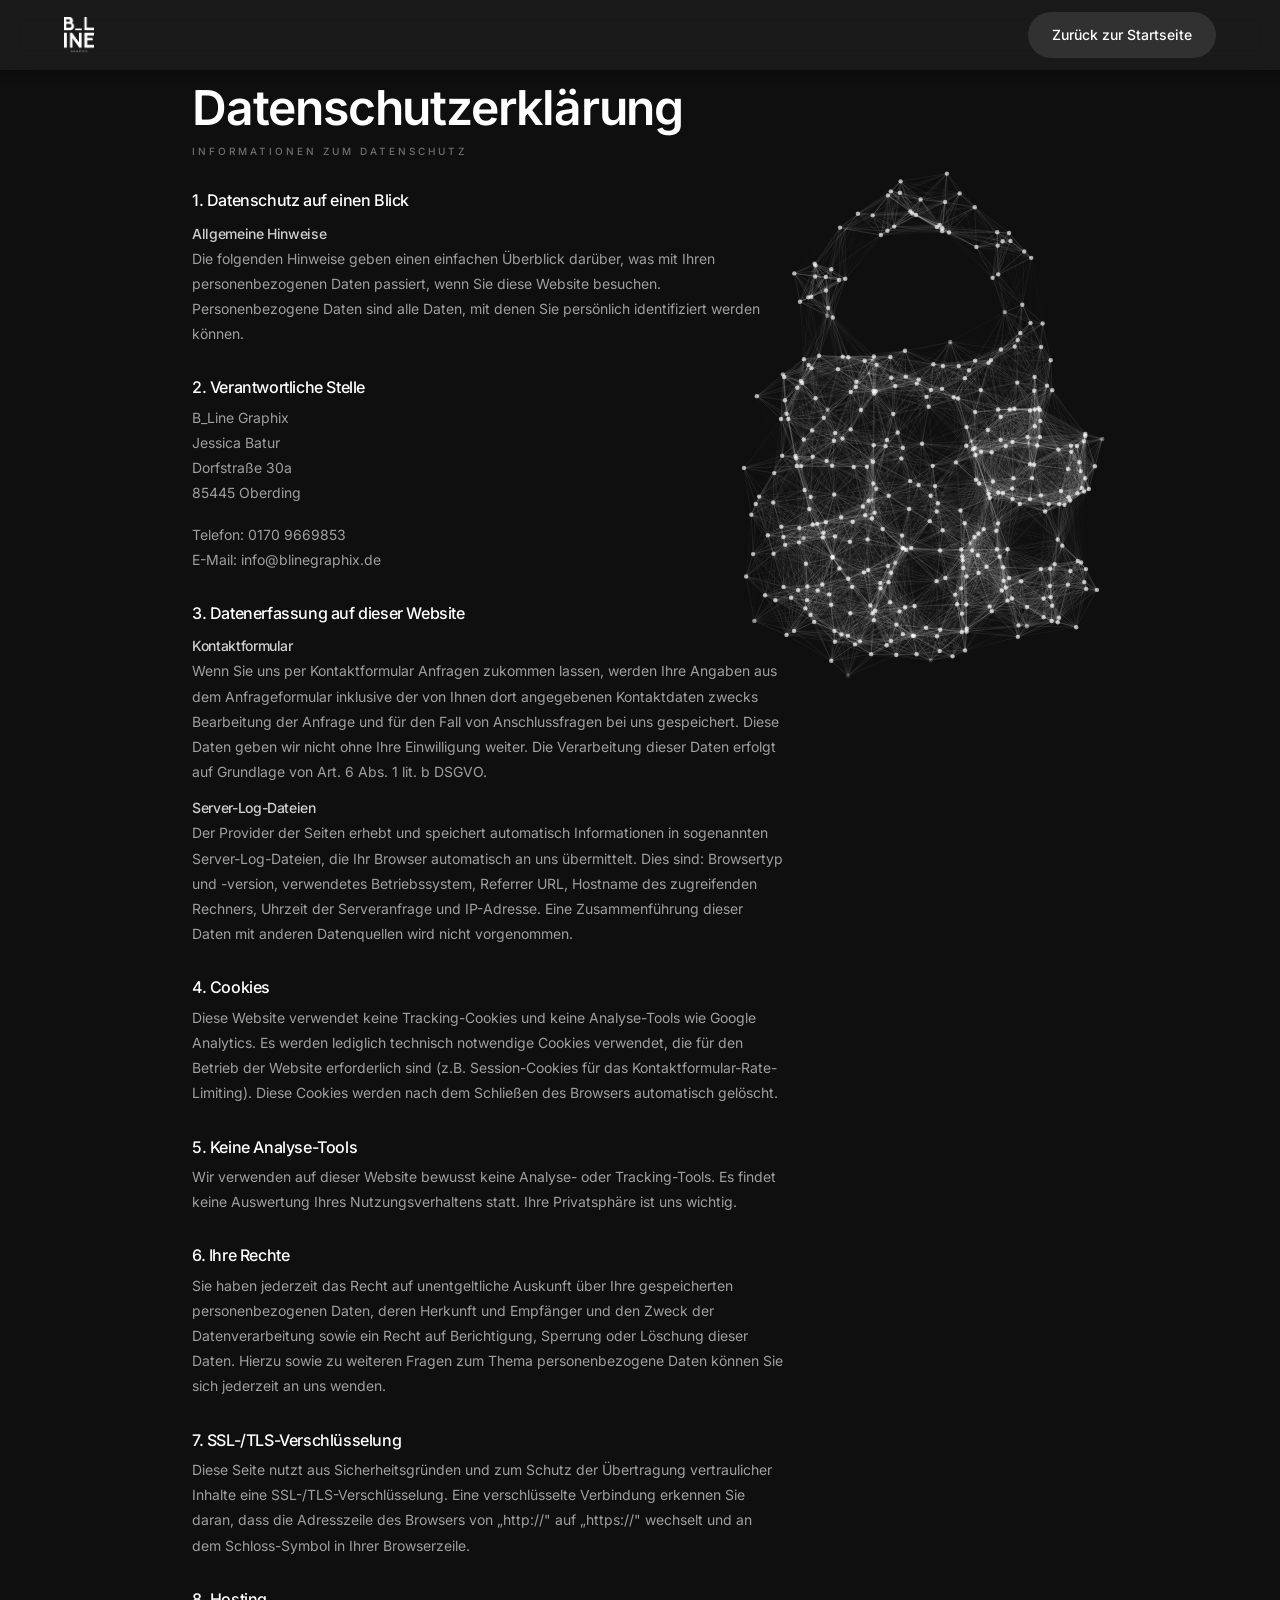
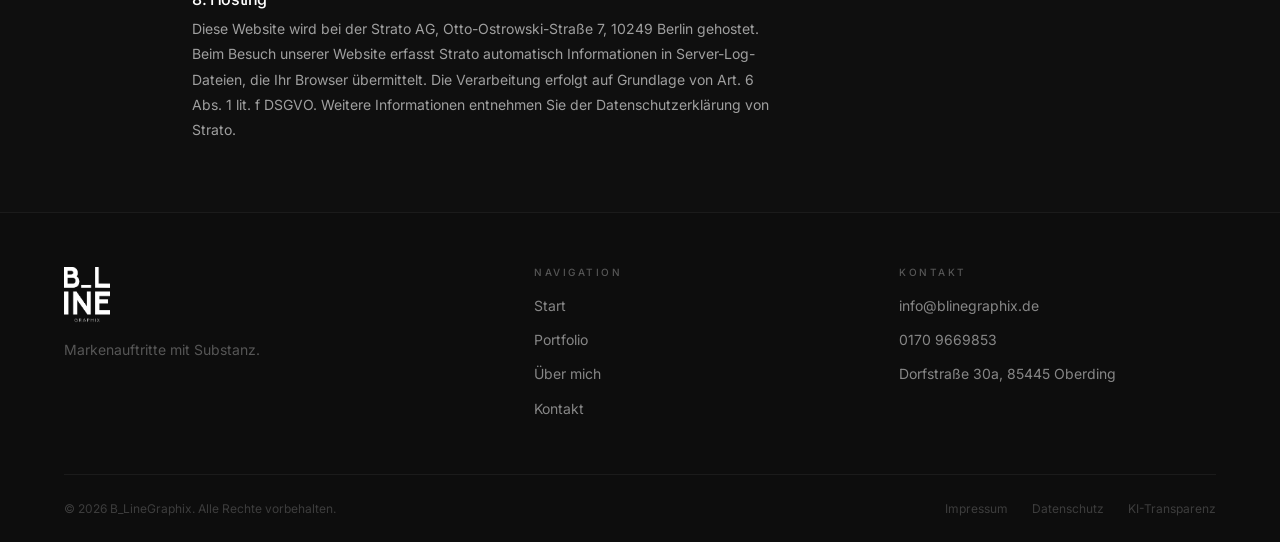
<file: pages/datenschutz.html>
<!DOCTYPE html>
<html lang="de">
<head>
    <meta charset="UTF-8">
    <meta name="viewport" content="width=device-width, initial-scale=1.0">
    <title>Datenschutzerklärung – B_LineGraphix</title>
    <meta name="robots" content="noindex">
    <style>
        @font-face { font-family: 'Inter'; font-weight: 400; font-style: normal; font-display: swap; src: url('../assets/fonts/inter-400.ttf') format('truetype'); }
        @font-face { font-family: 'Inter'; font-weight: 500; font-style: normal; font-display: swap; src: url('../assets/fonts/inter-500.ttf') format('truetype'); }
        @font-face { font-family: 'Inter'; font-weight: 600; font-style: normal; font-display: swap; src: url('../assets/fonts/inter-600.ttf') format('truetype'); }
        @font-face { font-family: 'Inter'; font-weight: 700; font-style: normal; font-display: swap; src: url('../assets/fonts/inter-700.ttf') format('truetype'); }
    </style>
    <link rel="stylesheet" href="../css/variables.css">
    <link rel="stylesheet" href="../css/main.css">
    <link rel="icon" type="image/png" href="../assets/images/logo.png">
</head>
<body>

    <div class="legal-bg" aria-hidden="true">
        <canvas id="legal-network"></canvas>
    </div>

    <header class="header dark scrolled">
        <div class="header-inner">
            <a href="../index.html" class="header-logo">
                <img src="../assets/images/logo.png" alt="B_LineGraphix" class="header-logo-img" style="filter: invert(1);">
            </a>
            <nav class="nav-desktop">
                <div class="nav-pill">
                    <a href="../index.html" class="nav-link">Zurück zur Startseite</a>
                </div>
            </nav>
            <a href="../index.html" class="mobile-toggle" aria-label="Zurück zur Startseite">
                <svg width="20" height="20" viewBox="0 0 24 24" fill="none" stroke="currentColor" stroke-width="2"><path d="M19 12H5"/><path d="m12 19-7-7 7-7"/></svg>
            </a>
        </div>
    </header>

    <main>
        <div class="legal-page-content">
            <h1>Datenschutzerklärung</h1>
            <div class="legal-subtitle">Informationen zum Datenschutz</div>

            <h2>1. Datenschutz auf einen Blick</h2>
            <h3>Allgemeine Hinweise</h3>
            <p>Die folgenden Hinweise geben einen einfachen Überblick darüber, was mit Ihren personenbezogenen Daten passiert, wenn Sie diese Website besuchen. Personenbezogene Daten sind alle Daten, mit denen Sie persönlich identifiziert werden können.</p>

            <h2>2. Verantwortliche Stelle</h2>
            <p>
                B_Line Graphix<br>
                Jessica Batur<br>
                Dorfstraße 30a<br>
                85445 Oberding
            </p>
            <p>
                Telefon: 0170 9669853<br>
                E-Mail: info@blinegraphix.de
            </p>

            <h2>3. Datenerfassung auf dieser Website</h2>

            <h3>Kontaktformular</h3>
            <p>Wenn Sie uns per Kontaktformular Anfragen zukommen lassen, werden Ihre Angaben aus dem Anfrageformular inklusive der von Ihnen dort angegebenen Kontaktdaten zwecks Bearbeitung der Anfrage und für den Fall von Anschlussfragen bei uns gespeichert. Diese Daten geben wir nicht ohne Ihre Einwilligung weiter. Die Verarbeitung dieser Daten erfolgt auf Grundlage von Art. 6 Abs. 1 lit. b DSGVO.</p>

            <h3>Server-Log-Dateien</h3>
            <p>Der Provider der Seiten erhebt und speichert automatisch Informationen in sogenannten Server-Log-Dateien, die Ihr Browser automatisch an uns übermittelt. Dies sind: Browsertyp und -version, verwendetes Betriebssystem, Referrer URL, Hostname des zugreifenden Rechners, Uhrzeit der Serveranfrage und IP-Adresse. Eine Zusammenführung dieser Daten mit anderen Datenquellen wird nicht vorgenommen.</p>

            <h2>4. Cookies</h2>
            <p>Diese Website verwendet keine Tracking-Cookies und keine Analyse-Tools wie Google Analytics. Es werden lediglich technisch notwendige Cookies verwendet, die für den Betrieb der Website erforderlich sind (z.B. Session-Cookies für das Kontaktformular-Rate-Limiting). Diese Cookies werden nach dem Schließen des Browsers automatisch gelöscht.</p>

            <h2>5. Keine Analyse-Tools</h2>
            <p>Wir verwenden auf dieser Website bewusst keine Analyse- oder Tracking-Tools. Es findet keine Auswertung Ihres Nutzungsverhaltens statt. Ihre Privatsphäre ist uns wichtig.</p>

            <h2>6. Ihre Rechte</h2>
            <p>Sie haben jederzeit das Recht auf unentgeltliche Auskunft über Ihre gespeicherten personenbezogenen Daten, deren Herkunft und Empfänger und den Zweck der Datenverarbeitung sowie ein Recht auf Berichtigung, Sperrung oder Löschung dieser Daten. Hierzu sowie zu weiteren Fragen zum Thema personenbezogene Daten können Sie sich jederzeit an uns wenden.</p>

            <h2>7. SSL-/TLS-Verschlüsselung</h2>
            <p>Diese Seite nutzt aus Sicherheitsgründen und zum Schutz der Übertragung vertraulicher Inhalte eine SSL-/TLS-Verschlüsselung. Eine verschlüsselte Verbindung erkennen Sie daran, dass die Adresszeile des Browsers von „http://" auf „https://" wechselt und an dem Schloss-Symbol in Ihrer Browserzeile.</p>

            <h2>8. Hosting</h2>
            <p>Diese Website wird bei der Strato AG, Otto-Ostrowski-Straße 7, 10249 Berlin gehostet. Beim Besuch unserer Website erfasst Strato automatisch Informationen in Server-Log-Dateien, die Ihr Browser übermittelt. Die Verarbeitung erfolgt auf Grundlage von Art. 6 Abs. 1 lit. f DSGVO. Weitere Informationen entnehmen Sie der Datenschutzerklärung von Strato.</p>
        </div>
    </main>

    <footer class="footer" style="position: relative; z-index: 1;">
        <div class="site-container">
            <div class="footer-grid">
                <div class="footer-brand">
                    <a href="../index.html"><img src="../assets/images/logo.png" alt="B_LineGraphix" class="footer-logo"></a>
                    <p class="footer-tagline">Markenauftritte mit Substanz.</p>
                </div>
                <div class="footer-nav-col">
                    <h4 class="footer-col-title">Navigation</h4>
                    <nav class="footer-links">
                        <a href="../index.html">Start</a>
                        <a href="../index.html#portfolio">Portfolio</a>
                        <a href="../index.html#about">Über mich</a>
                        <a href="../index.html#kontakt">Kontakt</a>
                    </nav>
                </div>
                <div class="footer-contact-col">
                    <h4 class="footer-col-title">Kontakt</h4>
                    <div class="footer-links">
                        <a href="mailto:info@blinegraphix.de">info@blinegraphix.de</a>
                        <a href="tel:+491709669853">0170 9669853</a>
                        <span>Dorfstraße 30a, 85445 Oberding</span>
                    </div>
                </div>
            </div>
            <div class="footer-bottom">
                <span>&copy; 2026 B_LineGraphix. Alle Rechte vorbehalten.</span>
                <nav class="footer-bottom-nav">
                    <a href="impressum.html">Impressum</a>
                    <a href="datenschutz.html">Datenschutz</a>
                    <a href="ki-transparenz.html">KI-Transparenz</a>
                </nav>
            </div>
        </div>
    </footer>

    <script src="../js/legal-network.js"></script>
</body>
</html>
</file>
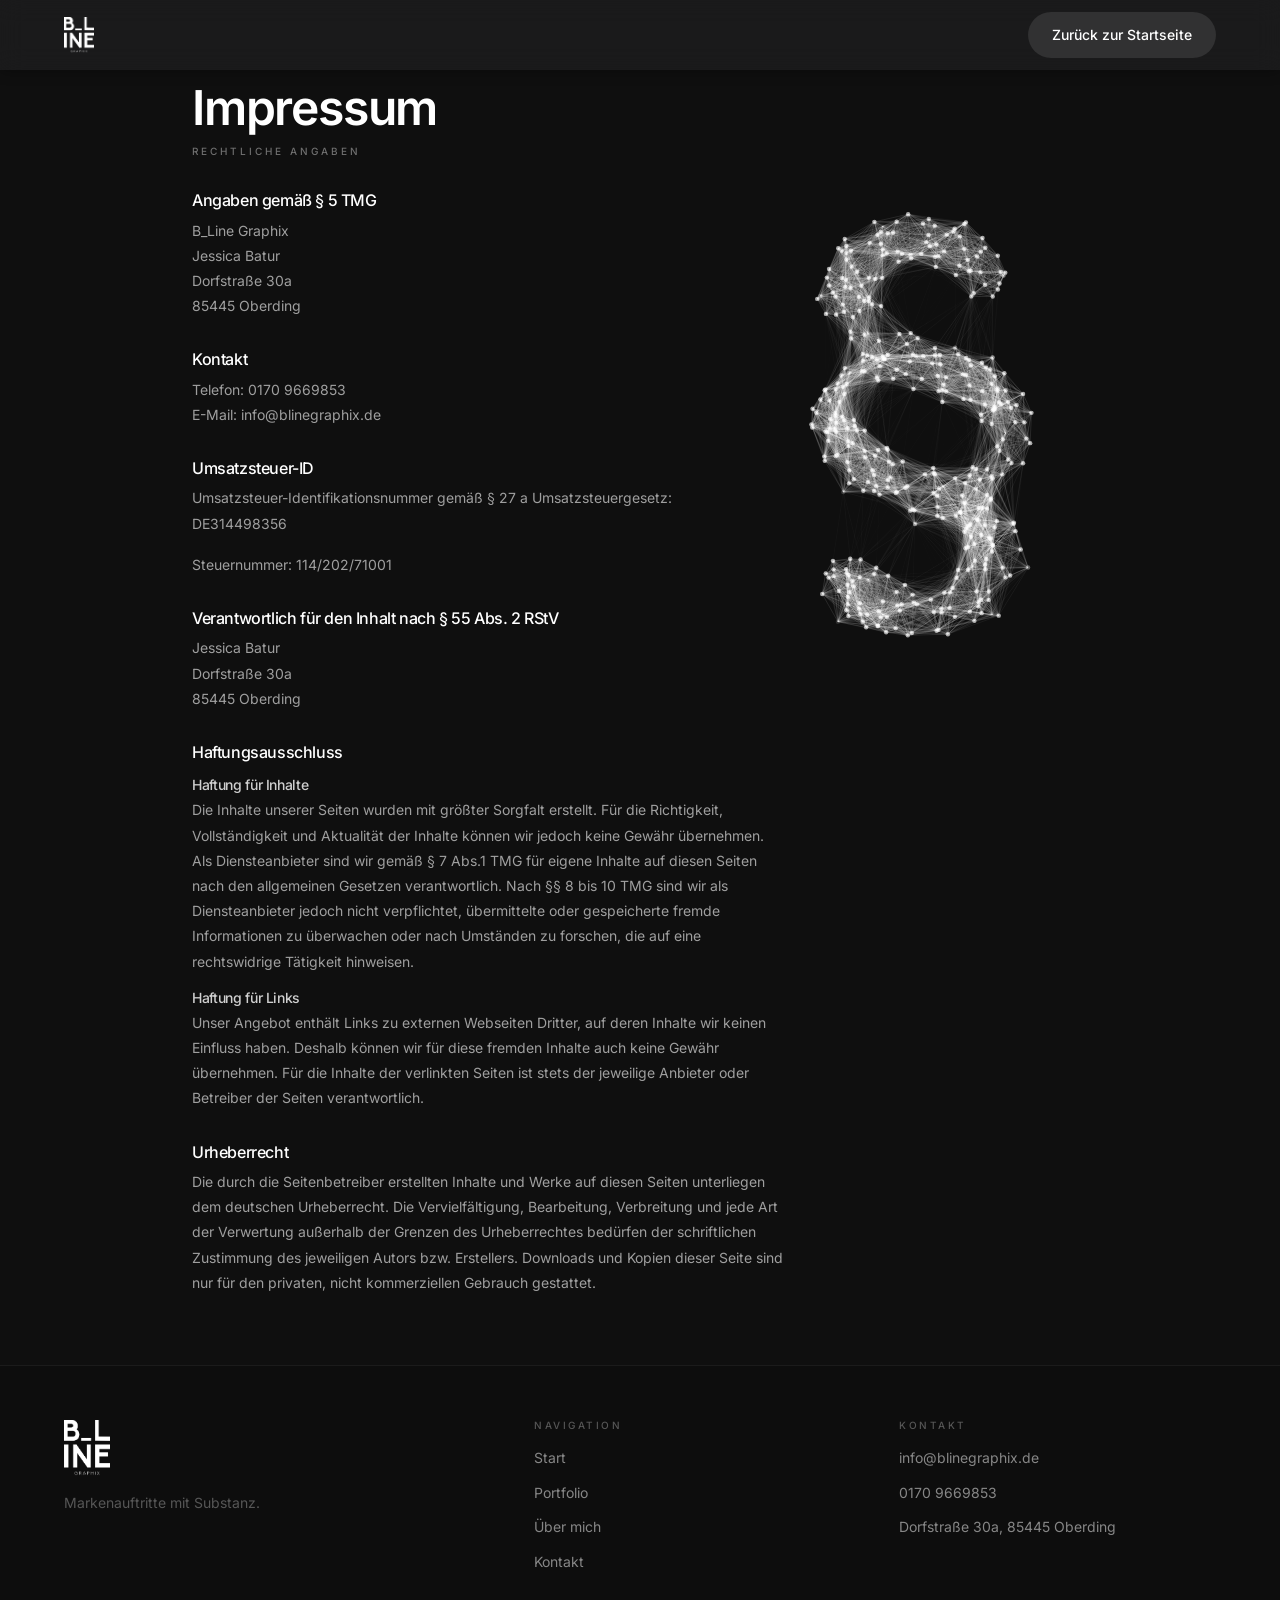
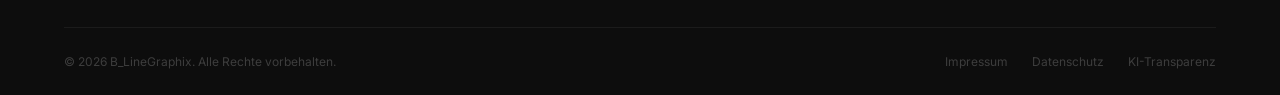
<file: pages/impressum.html>
<!DOCTYPE html>
<html lang="de">
<head>
    <meta charset="UTF-8">
    <meta name="viewport" content="width=device-width, initial-scale=1.0">
    <title>Impressum – B_LineGraphix</title>
    <meta name="robots" content="noindex">
    <style>
        @font-face { font-family: 'Inter'; font-weight: 400; font-style: normal; font-display: swap; src: url('../assets/fonts/inter-400.ttf') format('truetype'); }
        @font-face { font-family: 'Inter'; font-weight: 500; font-style: normal; font-display: swap; src: url('../assets/fonts/inter-500.ttf') format('truetype'); }
        @font-face { font-family: 'Inter'; font-weight: 600; font-style: normal; font-display: swap; src: url('../assets/fonts/inter-600.ttf') format('truetype'); }
        @font-face { font-family: 'Inter'; font-weight: 700; font-style: normal; font-display: swap; src: url('../assets/fonts/inter-700.ttf') format('truetype'); }
    </style>
    <link rel="stylesheet" href="../css/variables.css">
    <link rel="stylesheet" href="../css/main.css">
    <link rel="icon" type="image/png" href="../assets/images/logo.png">
</head>
<body>

    <div class="legal-bg" aria-hidden="true">
        <canvas id="legal-network"></canvas>
    </div>

    <header class="header dark scrolled">
        <div class="header-inner">
            <a href="../index.html" class="header-logo">
                <img src="../assets/images/logo.png" alt="B_LineGraphix" class="header-logo-img" style="filter: invert(1);">
            </a>
            <nav class="nav-desktop">
                <div class="nav-pill">
                    <a href="../index.html" class="nav-link">Zurück zur Startseite</a>
                </div>
            </nav>
            <a href="../index.html" class="mobile-toggle" aria-label="Zurück zur Startseite">
                <svg width="20" height="20" viewBox="0 0 24 24" fill="none" stroke="currentColor" stroke-width="2"><path d="M19 12H5"/><path d="m12 19-7-7 7-7"/></svg>
            </a>
        </div>
    </header>

    <main>
        <div class="legal-page-content">
            <h1>Impressum</h1>
            <div class="legal-subtitle">Rechtliche Angaben</div>

            <h2>Angaben gemäß § 5 TMG</h2>
            <p>
                B_Line Graphix<br>
                Jessica Batur<br>
                Dorfstraße 30a<br>
                85445 Oberding
            </p>

            <h2>Kontakt</h2>
            <p>
                Telefon: 0170 9669853<br>
                E-Mail: info@blinegraphix.de
            </p>

            <h2>Umsatzsteuer-ID</h2>
            <p>
                Umsatzsteuer-Identifikationsnummer gemäß § 27 a Umsatzsteuergesetz:<br>
                DE314498356
            </p>
            <p>Steuernummer: 114/202/71001</p>

            <h2>Verantwortlich für den Inhalt nach § 55 Abs. 2 RStV</h2>
            <p>
                Jessica Batur<br>
                Dorfstraße 30a<br>
                85445 Oberding
            </p>

            <h2>Haftungsausschluss</h2>

            <h3>Haftung für Inhalte</h3>
            <p>Die Inhalte unserer Seiten wurden mit größter Sorgfalt erstellt. Für die Richtigkeit, Vollständigkeit und Aktualität der Inhalte können wir jedoch keine Gewähr übernehmen. Als Diensteanbieter sind wir gemäß § 7 Abs.1 TMG für eigene Inhalte auf diesen Seiten nach den allgemeinen Gesetzen verantwortlich. Nach §§ 8 bis 10 TMG sind wir als Diensteanbieter jedoch nicht verpflichtet, übermittelte oder gespeicherte fremde Informationen zu überwachen oder nach Umständen zu forschen, die auf eine rechtswidrige Tätigkeit hinweisen.</p>

            <h3>Haftung für Links</h3>
            <p>Unser Angebot enthält Links zu externen Webseiten Dritter, auf deren Inhalte wir keinen Einfluss haben. Deshalb können wir für diese fremden Inhalte auch keine Gewähr übernehmen. Für die Inhalte der verlinkten Seiten ist stets der jeweilige Anbieter oder Betreiber der Seiten verantwortlich.</p>

            <h2>Urheberrecht</h2>
            <p>Die durch die Seitenbetreiber erstellten Inhalte und Werke auf diesen Seiten unterliegen dem deutschen Urheberrecht. Die Vervielfältigung, Bearbeitung, Verbreitung und jede Art der Verwertung außerhalb der Grenzen des Urheberrechtes bedürfen der schriftlichen Zustimmung des jeweiligen Autors bzw. Erstellers. Downloads und Kopien dieser Seite sind nur für den privaten, nicht kommerziellen Gebrauch gestattet.</p>
        </div>
    </main>

    <footer class="footer" style="position: relative; z-index: 1;">
        <div class="site-container">
            <div class="footer-grid">
                <div class="footer-brand">
                    <a href="../index.html"><img src="../assets/images/logo.png" alt="B_LineGraphix" class="footer-logo"></a>
                    <p class="footer-tagline">Markenauftritte mit Substanz.</p>
                </div>
                <div class="footer-nav-col">
                    <h4 class="footer-col-title">Navigation</h4>
                    <nav class="footer-links">
                        <a href="../index.html">Start</a>
                        <a href="../index.html#portfolio">Portfolio</a>
                        <a href="../index.html#about">Über mich</a>
                        <a href="../index.html#kontakt">Kontakt</a>
                    </nav>
                </div>
                <div class="footer-contact-col">
                    <h4 class="footer-col-title">Kontakt</h4>
                    <div class="footer-links">
                        <a href="mailto:info@blinegraphix.de">info@blinegraphix.de</a>
                        <a href="tel:+491709669853">0170 9669853</a>
                        <span>Dorfstraße 30a, 85445 Oberding</span>
                    </div>
                </div>
            </div>
            <div class="footer-bottom">
                <span>&copy; 2026 B_LineGraphix. Alle Rechte vorbehalten.</span>
                <nav class="footer-bottom-nav">
                    <a href="impressum.html">Impressum</a>
                    <a href="datenschutz.html">Datenschutz</a>
                    <a href="ki-transparenz.html">KI-Transparenz</a>
                </nav>
            </div>
        </div>
    </footer>

    <script src="../js/legal-network.js"></script>
</body>
</html>
</file>
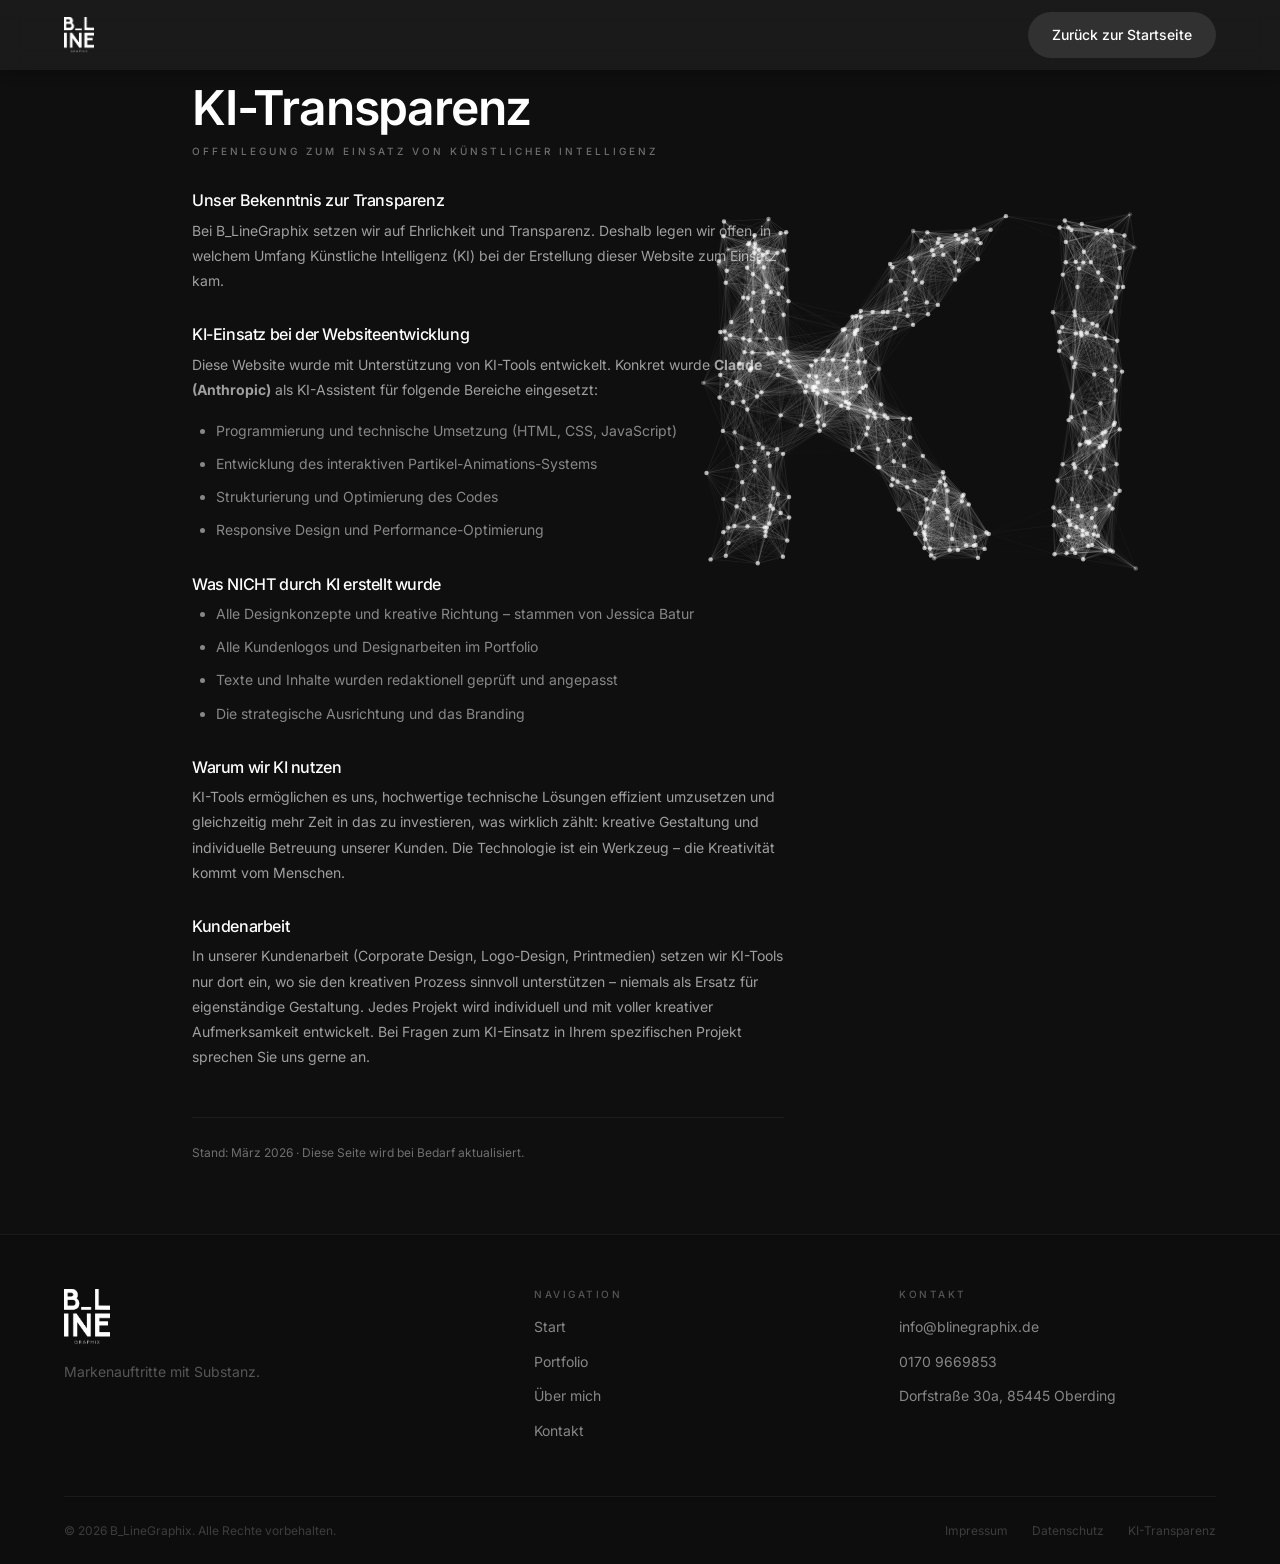
<file: pages/ki-transparenz.html>
<!DOCTYPE html>
<html lang="de">
<head>
    <meta charset="UTF-8">
    <meta name="viewport" content="width=device-width, initial-scale=1.0">
    <title>KI-Transparenz – B_LineGraphix</title>
    <meta name="robots" content="noindex">
    <style>
        @font-face { font-family: 'Inter'; font-weight: 400; font-style: normal; font-display: swap; src: url('../assets/fonts/inter-400.ttf') format('truetype'); }
        @font-face { font-family: 'Inter'; font-weight: 500; font-style: normal; font-display: swap; src: url('../assets/fonts/inter-500.ttf') format('truetype'); }
        @font-face { font-family: 'Inter'; font-weight: 600; font-style: normal; font-display: swap; src: url('../assets/fonts/inter-600.ttf') format('truetype'); }
        @font-face { font-family: 'Inter'; font-weight: 700; font-style: normal; font-display: swap; src: url('../assets/fonts/inter-700.ttf') format('truetype'); }
    </style>
    <link rel="stylesheet" href="../css/variables.css">
    <link rel="stylesheet" href="../css/main.css">
    <link rel="icon" type="image/png" href="../assets/images/logo.png">
</head>
<body>

    <div class="legal-bg" aria-hidden="true">
        <canvas id="legal-network"></canvas>
    </div>

    <header class="header dark scrolled">
        <div class="header-inner">
            <a href="../index.html" class="header-logo">
                <img src="../assets/images/logo.png" alt="B_LineGraphix" class="header-logo-img" style="filter: invert(1);">
            </a>
            <nav class="nav-desktop">
                <div class="nav-pill">
                    <a href="../index.html" class="nav-link">Zurück zur Startseite</a>
                </div>
            </nav>
            <a href="../index.html" class="mobile-toggle" aria-label="Zurück zur Startseite">
                <svg width="20" height="20" viewBox="0 0 24 24" fill="none" stroke="currentColor" stroke-width="2"><path d="M19 12H5"/><path d="m12 19-7-7 7-7"/></svg>
            </a>
        </div>
    </header>

    <main>
        <div class="legal-page-content">
            <h1>KI-Transparenz</h1>
            <div class="legal-subtitle">Offenlegung zum Einsatz von Künstlicher Intelligenz</div>

            <h2>Unser Bekenntnis zur Transparenz</h2>
            <p>Bei B_LineGraphix setzen wir auf Ehrlichkeit und Transparenz. Deshalb legen wir offen, in welchem Umfang Künstliche Intelligenz (KI) bei der Erstellung dieser Website zum Einsatz kam.</p>

            <h2>KI-Einsatz bei der Websiteentwicklung</h2>
            <p>Diese Website wurde mit Unterstützung von KI-Tools entwickelt. Konkret wurde <strong>Claude (Anthropic)</strong> als KI-Assistent für folgende Bereiche eingesetzt:</p>
            <ul>
                <li>Programmierung und technische Umsetzung (HTML, CSS, JavaScript)</li>
                <li>Entwicklung des interaktiven Partikel-Animations-Systems</li>
                <li>Strukturierung und Optimierung des Codes</li>
                <li>Responsive Design und Performance-Optimierung</li>
            </ul>

            <h2>Was NICHT durch KI erstellt wurde</h2>
            <ul>
                <li>Alle Designkonzepte und kreative Richtung – stammen von Jessica Batur</li>
                <li>Alle Kundenlogos und Designarbeiten im Portfolio</li>
                <li>Texte und Inhalte wurden redaktionell geprüft und angepasst</li>
                <li>Die strategische Ausrichtung und das Branding</li>
            </ul>

            <h2>Warum wir KI nutzen</h2>
            <p>KI-Tools ermöglichen es uns, hochwertige technische Lösungen effizient umzusetzen und gleichzeitig mehr Zeit in das zu investieren, was wirklich zählt: kreative Gestaltung und individuelle Betreuung unserer Kunden. Die Technologie ist ein Werkzeug – die Kreativität kommt vom Menschen.</p>

            <h2>Kundenarbeit</h2>
            <p>In unserer Kundenarbeit (Corporate Design, Logo-Design, Printmedien) setzen wir KI-Tools nur dort ein, wo sie den kreativen Prozess sinnvoll unterstützen – niemals als Ersatz für eigenständige Gestaltung. Jedes Projekt wird individuell und mit voller kreativer Aufmerksamkeit entwickelt. Bei Fragen zum KI-Einsatz in Ihrem spezifischen Projekt sprechen Sie uns gerne an.</p>

            <p style="margin-top: 3rem; padding-top: 1.5rem; border-top: 1px solid rgba(255,255,255,0.06); font-size: 0.75rem; color: var(--text-white-40);">
                Stand: März 2026 · Diese Seite wird bei Bedarf aktualisiert.
            </p>
        </div>
    </main>

    <footer class="footer" style="position: relative; z-index: 1;">
        <div class="site-container">
            <div class="footer-grid">
                <div class="footer-brand">
                    <a href="../index.html"><img src="../assets/images/logo.png" alt="B_LineGraphix" class="footer-logo"></a>
                    <p class="footer-tagline">Markenauftritte mit Substanz.</p>
                </div>
                <div class="footer-nav-col">
                    <h4 class="footer-col-title">Navigation</h4>
                    <nav class="footer-links">
                        <a href="../index.html">Start</a>
                        <a href="../index.html#portfolio">Portfolio</a>
                        <a href="../index.html#about">Über mich</a>
                        <a href="../index.html#kontakt">Kontakt</a>
                    </nav>
                </div>
                <div class="footer-contact-col">
                    <h4 class="footer-col-title">Kontakt</h4>
                    <div class="footer-links">
                        <a href="mailto:info@blinegraphix.de">info@blinegraphix.de</a>
                        <a href="tel:+491709669853">0170 9669853</a>
                        <span>Dorfstraße 30a, 85445 Oberding</span>
                    </div>
                </div>
            </div>
            <div class="footer-bottom">
                <span>&copy; 2026 B_LineGraphix. Alle Rechte vorbehalten.</span>
                <nav class="footer-bottom-nav">
                    <a href="impressum.html">Impressum</a>
                    <a href="datenschutz.html">Datenschutz</a>
                    <a href="ki-transparenz.html">KI-Transparenz</a>
                </nav>
            </div>
        </div>
    </footer>

    <script src="../js/legal-network.js"></script>
</body>
</html>
</file>
<file: css/variables.css>
/* ============================================
   B_LineGraphix V2 - Design System Variables
   ============================================
   1:1 Rebuild des Original-Designs.
   Farben, Abstände, Typografie – alles an EINER Stelle.
   ============================================ */

:root {
    /* --- Farbpalette (Original B_Line) --- */
    --color-white:       #FFFFFF;
    --color-off-white:   #FAFAFA;
    --color-light-gray:  #F5F5F7;
    --color-medium-gray: #86868B;
    --color-anthracite:  #1D1D1F;
    --color-black:       #000000;

    /* Dark Section Backgrounds */
    --bg-dark-1: #0f0f0f;
    --bg-dark-2: #121212;
    --bg-dark-3: #0d0d0d;
    --bg-dark-4: #161616;

    /* Text (Weiß mit Opacity-Stufen) */
    --text-white:     rgba(255,255,255,1);
    --text-white-90:  rgba(255,255,255,0.90);
    --text-white-80:  rgba(255,255,255,0.80);
    --text-white-70:  rgba(255,255,255,0.70);
    --text-white-60:  rgba(255,255,255,0.60);
    --text-white-50:  rgba(255,255,255,0.50);
    --text-white-40:  rgba(255,255,255,0.40);
    --text-white-30:  rgba(255,255,255,0.30);
    --text-white-20:  rgba(255,255,255,0.20);
    --text-white-10:  rgba(255,255,255,0.10);
    --text-white-06:  rgba(255,255,255,0.06);
    --text-white-04:  rgba(255,255,255,0.04);
    --text-white-02:  rgba(255,255,255,0.02);

    /* Borders */
    --border-light:   rgba(255,255,255,0.06);
    --border-medium:  rgba(255,255,255,0.10);
    --border-hover:   rgba(255,255,255,0.20);

    /* Functional */
    --color-success: #22c55e;
    --color-error:   #ef4444;

    /* --- Typografie --- */
    --font-family: 'Inter', -apple-system, BlinkMacSystemFont, 'Segoe UI', sans-serif;

    /* --- Spacing --- */
    --space-1:  0.25rem;
    --space-2:  0.5rem;
    --space-3:  0.75rem;
    --space-4:  1rem;
    --space-5:  1.25rem;
    --space-6:  1.5rem;
    --space-8:  2rem;
    --space-10: 2.5rem;
    --space-12: 3rem;
    --space-16: 4rem;
    --space-20: 5rem;
    --space-24: 6rem;

    /* --- Border Radius --- */
    --radius-lg:   12px;
    --radius-2xl:  16px;
    --radius-full: 9999px;

    /* --- Transitions --- */
    --transition-fast:   0.15s ease;
    --transition-base:   0.3s ease;
    --transition-slow:   0.5s ease;
    --transition-colors: 0.7s ease-out;

    /* --- Z-Index --- */
    --z-background:  -1;
    --z-content:     1;
    --z-overlay:     10;
    --z-header:      50;
    --z-mobile-menu: 60;
    --z-portfolio-ui:30;
    --z-modal:       100;
    --z-cookie:      90;
    --z-intro:       200;

    /* --- Container --- */
    --site-max:         1440px;
    --container-padding: clamp(20px, 5vw, 80px);
    --section-padding-y: clamp(80px, 15vh, 160px);
}
</file>
<file: css/main.css>
/* ============================================
   B_LineGraphix V2 - Main Stylesheet
   1:1 Rebuild des Original-Designs
   ============================================ */

/* ============================================
   1. RESET & BASE
   ============================================ */
*, *::before, *::after { box-sizing: border-box; margin: 0; padding: 0; }
html { scroll-behavior: smooth; -webkit-text-size-adjust: 100%; font-size: 16px; }

body {
    font-family: var(--font-family);
    font-size: 1rem;
    line-height: 1.6;
    color: var(--color-white);
    background: var(--bg-dark-1);
    -webkit-font-smoothing: antialiased;
    -moz-osx-font-smoothing: grayscale;
    overflow-x: hidden;
}

img { max-width: 100%; height: auto; display: block; }
a { color: inherit; text-decoration: none; }
ul, ol { list-style: none; }
button { font-family: inherit; cursor: pointer; border: none; background: none; color: inherit; }

h1, h2, h3, h4 {
    font-weight: 600;
    letter-spacing: -0.025em;
    line-height: 1.15;
}

::selection {
    background: var(--color-anthracite);
    color: var(--color-white);
}

/* ============================================
   2. LAYOUT
   ============================================ */
.site-container {
    max-width: var(--site-max);
    margin: 0 auto;
    padding-left: var(--container-padding);
    padding-right: var(--container-padding);
    position: relative;
    z-index: 3;
}

/* Labels */
.section-label {
    display: block;
    font-size: 10px;
    font-weight: 500;
    letter-spacing: 0.3em;
    text-transform: uppercase;
    color: var(--text-white-40);
    margin-bottom: 1rem;
}

.section-header-block {
    margin-bottom: 3rem;
}

.section-header-block h2 {
    font-size: clamp(1.75rem, 4vw, 2.5rem);
    color: var(--text-white);
    letter-spacing: -0.025em;
}

/* Section Gradients (Original: h-24 md:h-32 = 6rem/8rem) */
.section-gradient-top {
    height: clamp(6rem, 6vh, 8rem);
    background: linear-gradient(to bottom, var(--bg-dark-2) 0%, transparent 100%);
    position: relative;
    z-index: 20;
}

.section-gradient-bottom {
    height: clamp(6rem, 6vh, 8rem);
    background: linear-gradient(to top, var(--bg-dark-1) 0%, transparent 100%);
    position: relative;
    z-index: 20;
}

/* Buttons */
.btn-primary {
    display: inline-flex;
    align-items: center;
    gap: 0.5rem;
    padding: 0.75rem 1.5rem;
    font-size: 0.875rem;
    font-weight: 500;
    color: var(--color-black);
    background: rgba(255,255,255,0.9);
    border-radius: var(--radius-full);
    transition: background var(--transition-base);
    cursor: pointer;
    border: none;
}

.btn-primary:hover {
    background: var(--color-white);
}

/* ============================================
   3. PARTICLE CANVAS (fixed background)
   ============================================ */
#particle-canvas {
    position: fixed;
    top: 0;
    left: 0;
    width: 100%;
    height: 100%;
    z-index: 2;
    pointer-events: none;
    transition: opacity 1s ease;
}

#particle-canvas.fade-out {
    opacity: 0;
}

/* ============================================
   4. HEADER
   ============================================ */
.header {
    position: fixed;
    top: 0;
    left: 0;
    right: 0;
    z-index: var(--z-header);
    transition: all var(--transition-colors);
    padding: 1.25rem 0;
}

.header.scrolled {
    padding: 0.75rem 0;
}

/* Light section header */
.header.light {
    /* Transparent on hero, glass on scroll */
}

.header.light.scrolled {
    background: rgba(255,255,255,0.80);
    backdrop-filter: blur(12px);
    -webkit-backdrop-filter: blur(12px);
    box-shadow: 0 1px 3px rgba(0,0,0,0.05);
}

/* Dark section header */
.header.dark.scrolled {
    background: rgba(29,29,31,0.80);
    backdrop-filter: blur(12px);
    -webkit-backdrop-filter: blur(12px);
    box-shadow: 0 2px 12px rgba(0,0,0,0.3);
}

.header.dark {
    box-shadow: 0 2px 12px rgba(0,0,0,0.2);
}

.header-inner {
    max-width: var(--site-max);
    margin: 0 auto;
    padding: 0 var(--container-padding);
    display: flex;
    align-items: center;
    justify-content: space-between;
}

.header-logo-img {
    height: 48px;
    transition: height var(--transition-base), filter var(--transition-colors);
}

.header.scrolled .header-logo-img {
    height: 36px;
}

/* Logo: invert for dark sections (original logo is dark on transparent) */
.header.dark .header-logo-img {
    filter: invert(1);
}

.header.light .header-logo-img {
    filter: none;
}

/* Nav Pill */
.nav-pill {
    display: flex;
    align-items: center;
    border-radius: var(--radius-full);
    padding: 0.25rem;
    transition: background var(--transition-colors);
}

.header.dark .nav-pill {
    background: rgba(255,255,255,0.10);
}

.header.light .nav-pill {
    background: rgba(29,29,31,0.05);
}

.nav-link {
    padding: 0.5rem 1.25rem;
    font-size: 0.875rem;
    font-weight: 500;
    border-radius: var(--radius-full);
    transition: all var(--transition-colors);
    white-space: nowrap;
}

/* Dark section nav */
.header.dark .nav-link {
    color: var(--text-white);
}

.header.dark .nav-link:hover {
    background: rgba(255,255,255,0.20);
}

.header.dark .nav-link.active {
    background: var(--color-white);
    color: var(--color-anthracite);
}

/* Light section nav */
.header.light .nav-link {
    color: var(--color-anthracite);
}

.header.light .nav-link:hover {
    background: rgba(29,29,31,0.10);
}

.header.light .nav-link.active {
    background: var(--color-anthracite);
    color: var(--color-white);
}

/* Mobile Toggle */
.mobile-toggle {
    display: none;
    width: 40px;
    height: 40px;
    align-items: center;
    justify-content: center;
    border-radius: var(--radius-full);
    transition: background var(--transition-colors);
    z-index: calc(var(--z-mobile-menu) + 1);
}

.header.dark .mobile-toggle {
    background: rgba(255,255,255,0.10);
}

.header.light .mobile-toggle {
    background: rgba(29,29,31,0.05);
}

.mobile-toggle-icon {
    width: 20px;
    height: 20px;
}

.header.dark .mobile-toggle-icon {
    color: var(--color-white);
}

.header.light .mobile-toggle-icon {
    color: var(--color-anthracite);
}

/* Mobile Menu */
.mobile-menu {
    position: fixed;
    inset: 0;
    background: rgba(255,255,255,0.95);
    backdrop-filter: blur(16px);
    -webkit-backdrop-filter: blur(16px);
    z-index: var(--z-mobile-menu);
    display: flex;
    align-items: center;
    justify-content: center;
    opacity: 0;
    visibility: hidden;
    transition: opacity 0.4s ease, visibility 0.4s ease;
}

.mobile-menu.active {
    opacity: 1;
    visibility: visible;
}

.mobile-menu-nav {
    display: flex;
    flex-direction: column;
    align-items: center;
    gap: 2rem;
}

.mobile-menu-link {
    font-size: 1.5rem;
    font-weight: 500;
    color: var(--color-medium-gray);
    transition: color var(--transition-fast);
}

.mobile-menu-link:hover {
    color: var(--color-anthracite);
}

/* ============================================
   5. HERO SECTION
   ============================================ */
.hero {
    min-height: 100vh;
    display: flex;
    align-items: center;
    justify-content: center;
    position: relative;
    overflow: hidden;
    text-align: center;
}

.hero-bg {
    position: absolute;
    inset: 0;
}

.hero-bg-img {
    width: 100%;
    height: 100%;
    object-fit: cover;
    object-position: 50% 15%;
}

.hero-overlay {
    position: absolute;
    inset: 0;
    background: rgba(255,255,255,0.10);
}

.hero-gradient-bottom {
    position: absolute;
    bottom: 0;
    left: 0;
    right: 0;
    height: 16rem;
    background: linear-gradient(to top, #0a0a0a 0%, rgba(10,10,10,0.5) 50%, transparent 100%);
}

.hero-content {
    position: relative;
    z-index: 3;
    max-width: 700px;
    padding: 0 var(--container-padding);
    transition: opacity 1s ease, transform 1s ease;
}

.hero-logo {
    height: clamp(8rem, 20vw, 16rem);
    width: auto;
    margin: 0 auto 2rem;
    opacity: 0;
    transform: translateY(30px);
    animation: heroFadeUp 0.8s ease-out 0.3s forwards;
}

.hero-tagline {
    font-size: clamp(1rem, 2.5vw, 1.25rem);
    color: rgba(29,29,31,0.8);
    line-height: 1.8;
    margin-bottom: 2.5rem;
    opacity: 0;
    transform: translateY(30px);
    animation: heroFadeUp 0.8s ease-out 0.5s forwards;
}

.hero-cta {
    display: inline-flex;
    align-items: center;
    gap: 0.75rem;
    padding: 1rem 2rem;
    background: var(--color-anthracite);
    color: var(--color-white);
    font-size: 0.875rem;
    font-weight: 500;
    letter-spacing: 0.1em;
    text-transform: uppercase;
    border-radius: var(--radius-full);
    transition: all var(--transition-base);
    opacity: 0;
    transform: translateY(30px);
    animation: heroFadeUp 0.8s ease-out 0.7s forwards;
}

.hero-cta:hover {
    background: var(--color-black);
    transform: scale(1.05) translateY(0) !important;
}

.hero-cta:disabled {
    cursor: default;
}

.hero-cta-wrap {
    margin-top: 3rem;
    opacity: 0;
    transform: translateY(20px);
    animation: heroFadeUp 0.8s ease-out 0.7s forwards;
}

/* Dive Overlay */
.hero-dive-overlay {
    position: absolute;
    inset: 0;
    background: #0d0d0d;
    z-index: 20;
    opacity: 0;
    pointer-events: none;
    transition: opacity 1.5s ease-in-out;
}

.hero-dive-overlay.active {
    opacity: 1;
}

.hero-cta svg {
    animation: bounceDown 2s ease-in-out infinite;
}

@keyframes heroFadeUp {
    to { opacity: 1; transform: translateY(0); }
}

@keyframes bounceDown {
    0%, 100% { transform: translateY(0); }
    50% { transform: translateY(5px); }
}

/* ============================================
   6. PHILOSOPHY SECTION
   ============================================ */
.philosophy {
    min-height: 100vh;
    display: flex;
    align-items: center;
    position: relative;
    overflow: hidden;
    background: #0a0a0a;
}

.philosophy-bg-image {
    position: absolute;
    top: 0;
    bottom: 0;
    right: 0;
    width: 60%;
    background-image: url('../assets/images/kunst-black.png');
    background-size: cover;
    background-position: center center;
}

.philosophy-gradient-left {
    position: absolute;
    top: 0;
    bottom: 0;
    left: -40%;
    right: 0;
    background: linear-gradient(to right, #0a0a0a 30%, transparent 90%);
}

.philosophy-gradient-bottom {
    position: absolute;
    bottom: 0;
    left: 0;
    right: 0;
    height: clamp(6rem, 6vh, 8rem);
    background: linear-gradient(to top, var(--bg-dark-1) 0%, #0a0a0a 30%, transparent 100%);
    z-index: 20;
}

.philosophy-content {
    position: relative;
    z-index: 10;
    width: 100%;
}

.philosophy-grid {
    display: grid;
    grid-template-columns: 7fr 5fr;
    gap: 4rem;
    align-items: center;
}

.philosophy-text {
    max-width: none;
}

.philosophy-body {
    max-width: 28rem;
}

.philosophy-spacer {
    /* Leerraum rechts – Bild zeigt durch */
}

.philosophy-text .section-label {
    margin-bottom: 1.5rem;
    color: var(--text-white-40);
}

.philosophy-title {
    font-size: clamp(1.875rem, 5vw, 3.75rem);
    color: var(--text-white);
    letter-spacing: -0.025em;
    line-height: 1.15;
    margin-bottom: 2rem;
}

.philosophy-desc {
    font-size: clamp(1.125rem, 2vw, 1.25rem);
    color: var(--text-white-60);
    line-height: 1.8;
    margin-bottom: 1rem;
}

.philosophy-sub {
    font-size: clamp(1rem, 1.5vw, 1.125rem);
    color: var(--text-white-40);
    line-height: 1.8;
}

/* ============================================
   7. PORTFOLIO SECTION (Desktop: Scroll-Driven)
   ============================================ */
.portfolio {
    position: relative;
    background: var(--bg-dark-1);
}

.portfolio-sticky {
    position: sticky;
    top: 0;
    height: 100vh;
    overflow: hidden;
    background: var(--bg-dark-1);
}

#living-network-canvas {
    position: absolute;
    inset: 0;
    width: 100%;
    height: 100%;
    opacity: 0.8;
    pointer-events: none;
    z-index: 1;
}

.portfolio-header {
    position: absolute;
    top: 0;
    left: 0;
    right: 0;
    z-index: 20;
    padding-top: clamp(3rem, 8vh, 6rem);
    transition: opacity 0.3s ease;
}

.portfolio-title {
    font-size: clamp(1.5rem, 4vw, 3rem);
    color: var(--text-white);
}

/* Portfolio Scenes */
.portfolio-scenes {
    position: absolute;
    inset: 0;
    z-index: 3;
}

.portfolio-scene {
    position: absolute;
    inset: 0;
    opacity: 0;
    pointer-events: none;
}

.portfolio-scene.active {
    pointer-events: auto;
}

/* Project Logo – naked, linksbündig, auf Texthöhe */
.portfolio-card {
    position: absolute;
    left: clamp(2rem, 8vw, 10rem);
    top: 34%;
    transform: translateY(-50%);
    width: clamp(300px, 35vw, 550px);
    display: flex;
    align-items: center;
    justify-content: center;
    background: none;
    border: none;
    box-shadow: none;
}

.portfolio-card img {
    max-width: 100%;
    max-height: 400px;
    object-fit: contain;
}

/* Individuelle Logo-Anpassungen pro Projekt */

/* CITECH: minimal tiefer */
.portfolio-card[data-project="0"] {
    left: clamp(1.5rem, 5vw, 6rem);
    top: 28%;
}

/* Wegweiser: etwas weiter links */
.portfolio-card[data-project="1"] {
    left: clamp(1rem, 3.5vw, 4rem);
    top: 22%;
    width: clamp(380px, 42vw, 680px);
}
.portfolio-card[data-project="1"] img {
    max-height: 500px;
}

/* Jantzen: kleiner, etwas nach rechts, weiter runter */
.portfolio-card[data-project="2"] {
    left: clamp(2.5rem, 7vw, 8rem);
    top: 36%;
    width: clamp(240px, 28vw, 440px);
}
.portfolio-card[data-project="2"] img {
    max-height: 320px;
}

/* Solarbau: nach links, höher */
.portfolio-card[data-project="3"] {
    left: clamp(1.5rem, 5vw, 6rem);
    top: 30%;
}

/* Big Background Number */
.portfolio-bg-number {
    position: absolute;
    top: 50%;
    left: 50%;
    transform: translate(-50%, -50%);
    font-size: clamp(10rem, 25vw, 28rem);
    font-weight: 900;
    color: var(--text-white);
    line-height: 1;
    pointer-events: none;
    user-select: none;
}

/* Project Info (rechts neben Card) */
.portfolio-info {
    position: absolute;
    right: clamp(2rem, 8vw, 10rem);
    top: 50%;
    transform: translateY(-50%);
    max-width: 400px;
}

.portfolio-info-category {
    font-size: 10px;
    letter-spacing: 0.3em;
    text-transform: uppercase;
    color: var(--text-white-50);
    margin-bottom: 0.5rem;
}

.portfolio-info-title {
    font-size: clamp(1.5rem, 4vw, 3rem);
    font-weight: 700;
    color: var(--text-white-90);
    margin-bottom: 0.5rem;
}

.portfolio-info-desc {
    color: var(--text-white-60);
    font-size: clamp(0.8rem, 1.2vw, 1rem);
    line-height: 1.7;
    margin-bottom: 0.5rem;
}

.portfolio-info-details {
    color: var(--text-white-40);
    font-size: clamp(0.75rem, 1vw, 0.875rem);
    line-height: 1.7;
}

.portfolio-info-actions {
    display: flex;
    flex-wrap: wrap;
    gap: 0.75rem;
    margin-top: 1.5rem;
}

.portfolio-action-btn {
    display: inline-flex;
    align-items: center;
    gap: 0.5rem;
    padding: 0.625rem 1.25rem;
    border-radius: var(--radius-full);
    font-size: 0.875rem;
    color: var(--text-white-60);
    background: linear-gradient(135deg, rgba(255,255,255,0.08), rgba(255,255,255,0.03));
    border: 1px solid var(--border-medium);
    transition: all var(--transition-base);
}

.portfolio-action-btn:hover {
    color: var(--text-white);
    border-color: var(--border-hover);
}

.portfolio-accent-line {
    margin-top: 1.5rem;
    width: 4rem;
    height: 1px;
    border-radius: var(--radius-full);
}

/* Skip Dots */
.portfolio-skip {
    position: absolute;
    right: clamp(1rem, 3vw, 2rem);
    top: 50%;
    transform: translateY(-50%);
    z-index: var(--z-portfolio-ui);
    display: flex;
    flex-direction: column;
    align-items: flex-end;
    gap: 0.75rem;
}

.skip-dot {
    width: 6px;
    height: 6px;
    border-radius: var(--radius-full);
    background: var(--text-white-30);
    border: none;
    cursor: pointer;
    transition: all 0.5s ease;
    padding: 0;
}

.skip-dot.active {
    width: 6px;
    height: 24px;
    border-radius: 3px;
}

/* Progress Bar */
.portfolio-progress {
    position: absolute;
    bottom: 1.5rem;
    left: clamp(2rem, 5vw, 4rem);
    right: clamp(2rem, 5vw, 4rem);
    z-index: var(--z-portfolio-ui);
}

.portfolio-progress-bar {
    height: 1px;
    background: var(--text-white-10);
    border-radius: var(--radius-full);
    margin-bottom: 0.75rem;
}

.portfolio-progress-fill {
    height: 100%;
    background: var(--text-white-30);
    border-radius: var(--radius-full);
    width: 0%;
    transition: width 0.1s linear;
}

.portfolio-progress-info {
    display: flex;
    justify-content: space-between;
}

.portfolio-counter {
    font-family: monospace;
    font-size: 10px;
    color: var(--text-white-20);
}

.portfolio-progress-title {
    font-size: 10px;
    color: var(--text-white-20);
    letter-spacing: 0.1em;
    text-transform: uppercase;
}

/* Scroll Hint */
.portfolio-scroll-hint {
    position: absolute;
    bottom: 4rem;
    left: 50%;
    transform: translateX(-50%);
    z-index: 20;
    text-align: center;
    color: var(--text-white-20);
    font-size: 0.75rem;
    letter-spacing: 0.1em;
    text-transform: uppercase;
    display: flex;
    flex-direction: column;
    align-items: center;
    gap: 0.5rem;
    transition: opacity 0.3s ease;
}

.portfolio-scroll-hint svg {
    animation: bounceDown 2s ease-in-out infinite;
}

/* ============================================
   8. PORTFOLIO MOBILE (Card Fallback)
   ============================================ */
.portfolio-mobile {
    display: none;
    background: var(--bg-dark-1);
    padding: var(--section-padding-y) 0;
}

.portfolio-mobile-grid {
    display: grid;
    grid-template-columns: 1fr;
    gap: 1.5rem;
    margin-bottom: 3rem;
}

.portfolio-mobile-card {
    border: 1px solid var(--border-light);
    border-radius: var(--radius-2xl);
    overflow: hidden;
    background: rgba(255,255,255,0.02);
    transition: border-color var(--transition-base);
}

.portfolio-mobile-card:hover {
    border-color: var(--border-hover);
}

.portfolio-mobile-card-img {
    height: 180px;
    display: flex;
    align-items: center;
    justify-content: center;
    padding: 2rem;
    background: rgba(0,0,0,0.3);
}

.portfolio-mobile-card-img img {
    max-height: 100%;
    max-width: 70%;
    object-fit: contain;
}

.portfolio-mobile-card-body {
    padding: 1.25rem;
}

.portfolio-mobile-card-body .section-label {
    margin-bottom: 0.5rem;
}

.portfolio-mobile-card-body h3 {
    font-size: 1.125rem;
    color: var(--text-white);
    margin-bottom: 0.5rem;
}

.portfolio-mobile-card-body p {
    font-size: 0.875rem;
    color: var(--text-white-60);
    line-height: 1.7;
    margin-bottom: 1rem;
}

.portfolio-mobile-card-actions {
    display: flex;
    gap: 0.5rem;
    flex-wrap: wrap;
}

.portfolio-mobile-cta {
    text-align: center;
    margin-top: 2rem;
}

.portfolio-mobile-cta p {
    color: var(--text-white-50);
    margin-bottom: 1.5rem;
}

/* ============================================
   9. TESTIMONIALS
   ============================================ */
.testimonials {
    position: relative;
    background: var(--bg-dark-2);
    padding: var(--section-padding-y) 0;
}

.testimonials-grid {
    display: grid;
    grid-template-columns: repeat(2, 1fr);
    gap: clamp(2rem, 4vw, 3rem);
}

.testimonial-card {
    position: relative;
    padding: clamp(2rem, 3vw, 2.5rem);
    border: 1px solid var(--border-medium);
    background: rgba(255,255,255,0.02);
}

.testimonial-quote-mark {
    position: absolute;
    top: -1rem;
    left: 2rem;
    width: 2rem;
    height: 2rem;
    background: var(--bg-dark-2);
    display: flex;
    align-items: center;
    justify-content: center;
    font-size: 1.5rem;
    color: var(--text-white-20);
}

.testimonial-quote {
    font-size: clamp(1rem, 1.5vw, 1.25rem);
    color: var(--text-white-70);
    line-height: 1.8;
    margin-bottom: 2rem;
}

.testimonial-author {
    display: flex;
    align-items: center;
    gap: 1rem;
}

.testimonial-avatar {
    width: 3rem;
    height: 3rem;
    border-radius: 50%;
    background: var(--text-white-10);
    display: flex;
    align-items: center;
    justify-content: center;
    color: var(--text-white-20);
}

.testimonial-name {
    display: block;
    font-weight: 500;
    color: var(--text-white);
}

.testimonial-role {
    display: block;
    font-size: 0.875rem;
    color: var(--text-white-40);
}

/* ============================================
   10. ABOUT SECTION
   ============================================ */
.about {
    position: relative;
    min-height: 100vh;
    display: flex;
    align-items: center;
    padding: clamp(6rem, 12vh, 8rem) 0;
    overflow: hidden;
    background: var(--bg-dark-1);
}

.about-grid {
    display: grid;
    grid-template-columns: 5fr 7fr;
    gap: clamp(3rem, 6vw, 5rem);
    align-items: center;
}

.about-portrait {
    display: flex;
    align-items: center;
    justify-content: center;
    aspect-ratio: 3/4;
    overflow: hidden;
}

.about-logo-img {
    width: 75%;
    max-width: 280px;
    filter: invert(1);
    mix-blend-mode: screen;
    opacity: 0;
    transition: opacity 1s ease;
}

.about-logo-img.visible {
    opacity: 1;
}

.about-text .section-label {
    margin-bottom: 1rem;
}

.about-text h2 {
    font-size: clamp(1.875rem, 4vw, 3rem);
    color: var(--text-white);
    margin-bottom: 1.5rem;
}

.about-desc {
    margin-bottom: 2.5rem;
}

.about-desc p {
    font-size: 1.125rem;
    line-height: 1.8;
    color: var(--text-white-60);
    margin-bottom: 1rem;
}

.about-services {
    display: flex;
    flex-wrap: wrap;
    gap: 0.75rem;
    margin-bottom: 2.5rem;
}

.service-tag {
    padding: 0.5rem 1rem;
    font-size: 0.875rem;
    color: var(--text-white-50);
    border: 1px solid var(--border-medium);
    transition: color var(--transition-fast), border-color var(--transition-fast);
}

.service-tag:hover {
    border-color: var(--border-hover);
    color: var(--text-white-70);
}

.about-stats {
    display: grid;
    grid-template-columns: repeat(3, 1fr);
    gap: 1.5rem;
    padding-top: 2rem;
    border-top: 1px solid var(--border-medium);
}

.stat-number {
    display: block;
    font-size: clamp(1.5rem, 3vw, 1.875rem);
    font-weight: 300;
    color: var(--text-white);
    margin-bottom: 0.25rem;
}

.stat-label {
    font-size: 0.875rem;
    color: var(--text-white-40);
}

/* ============================================
   11. ROADMAP SECTION (Scroll-Driven Metamorphose)
   ============================================ */
.roadmap {
    position: relative;
    background: var(--bg-dark-1);
}

.roadmap-sticky {
    position: sticky;
    top: 0;
    height: 100vh;
    overflow: hidden;
    background: var(--bg-dark-1);
}

/* Forest Background */
.roadmap-bg {
    position: absolute;
    inset: 0;
    z-index: 0;
}

.roadmap-bg img {
    width: 100%;
    height: 100%;
    object-fit: cover;
    object-position: center center;
    opacity: 0.35;
}

.roadmap-bg-overlay {
    position: absolute;
    inset: 0;
    background: radial-gradient(ellipse at center, transparent 0%, var(--bg-dark-1) 75%);
}

/* Floating Mesh Gradients im Hintergrund */
.roadmap-meshes {
    position: absolute;
    inset: 0;
    overflow: hidden;
    pointer-events: none;
    z-index: 0;
}

.roadmap-mesh {
    position: absolute;
    border-radius: 50%;
    filter: blur(80px);
    opacity: 0.07;
}

.roadmap-mesh-1 {
    width: 400px;
    height: 400px;
    background: radial-gradient(circle, rgba(255,255,255,0.15), transparent 70%);
    top: 10%;
    right: 15%;
    animation: meshFloat 25s ease-in-out infinite;
}

.roadmap-mesh-2 {
    width: 350px;
    height: 350px;
    background: radial-gradient(circle, rgba(200,210,230,0.12), transparent 70%);
    bottom: 15%;
    left: 10%;
    animation: meshFloat 20s ease-in-out infinite -8s;
}

.roadmap-mesh-3 {
    width: 280px;
    height: 280px;
    background: radial-gradient(circle, rgba(180,195,220,0.10), transparent 70%);
    top: 45%;
    left: 55%;
    animation: meshFloat 30s ease-in-out infinite -15s;
}

/* Header */
.roadmap-scroll-header {
    position: absolute;
    top: 0;
    left: 0;
    right: 0;
    z-index: 20;
    padding-top: clamp(3rem, 8vh, 6rem);
    transition: opacity 0.3s ease;
}

.roadmap-scroll-header h2 {
    font-size: clamp(1.5rem, 4vw, 3rem);
    color: var(--text-white);
}

/* Scenes */
.roadmap-scenes {
    position: absolute;
    inset: 0;
    z-index: 3;
}

.roadmap-scene {
    position: absolute;
    inset: 0;
    display: flex;
    align-items: center;
    opacity: 0;
    pointer-events: none;
}

.roadmap-scene.active {
    pointer-events: auto;
}

/* Step Card innerhalb Scene – alternierend links/rechts */
.roadmap-scene-card {
    position: absolute;
    top: 36%;
    transform: translateY(-50%);
    max-width: 420px;
}

/* Ungerade Steps (01, 03): links */
.roadmap-scene[data-side="left"] .roadmap-scene-card {
    left: clamp(2rem, 8vw, 10rem);
}

/* Gerade Steps (02, 04): rechts */
.roadmap-scene[data-side="right"] .roadmap-scene-card {
    right: clamp(2rem, 8vw, 10rem);
    text-align: right;
}

.roadmap-scene-number {
    display: block;
    font-size: clamp(4rem, 8vw, 6rem);
    font-weight: 200;
    color: var(--text-white-10);
    line-height: 1;
    margin-bottom: 1rem;
    user-select: none;
}

.roadmap-scene-label {
    display: block;
    font-size: 10px;
    letter-spacing: 0.3em;
    text-transform: uppercase;
    color: var(--text-white-40);
    margin-bottom: 0.75rem;
}

.roadmap-scene-card h3 {
    font-size: clamp(1.5rem, 3vw, 2.25rem);
    font-weight: 600;
    color: var(--text-white);
    margin-bottom: 1rem;
}

.roadmap-scene-card p {
    font-size: clamp(0.875rem, 1.2vw, 1.05rem);
    color: var(--text-white-50);
    line-height: 1.8;
}

/* Progress Dots (rechts) */
.roadmap-dots {
    position: absolute;
    right: clamp(1rem, 3vw, 2rem);
    top: 50%;
    transform: translateY(-50%);
    z-index: 30;
    display: flex;
    flex-direction: column;
    gap: 0.75rem;
}

.roadmap-dot {
    width: 6px;
    height: 6px;
    border-radius: var(--radius-full);
    background: var(--text-white-30);
    border: none;
    cursor: pointer;
    transition: all 0.5s ease;
    padding: 0;
}

.roadmap-dot.active {
    height: 24px;
    border-radius: 3px;
    background: var(--text-white-60);
}

/* CTA Section nach Roadmap */
.roadmap-cta-section {
    background: var(--bg-dark-1);
    position: relative;
    z-index: 3;
}

.roadmap-cta-sub {
    font-size: 0.875rem;
    color: var(--text-white-30);
    margin-bottom: 1.25rem;
    font-style: italic;
}

/* ============================================
   12. CONTACT SECTION
   ============================================ */
.contact {
    position: relative;
    z-index: 3;
    min-height: 100vh;
    display: flex;
    align-items: center;
    padding: clamp(6rem, 10vh, 8rem) 0;
    overflow: hidden;
    background: var(--bg-dark-2);
}

.contact-bg-text {
    position: absolute;
    right: 0;
    top: 50%;
    transform: translateY(-50%);
    font-size: clamp(10rem, 30vw, 34rem);
    font-weight: 900;
    color: var(--text-white-02);
    line-height: 1;
    pointer-events: none;
    user-select: none;
    margin-right: -3rem;
}

.contact-grid {
    display: grid;
    grid-template-columns: 7fr 5fr;
    gap: clamp(3rem, 5vw, 4rem);
    position: relative;
    z-index: 1;
}

.contact-title {
    font-size: clamp(2rem, 5vw, 3.75rem);
    color: var(--text-white);
    margin-bottom: 1rem;
}

.contact-desc {
    color: var(--text-white-50);
    font-size: 1.125rem;
    margin-bottom: 2rem;
    max-width: 32rem;
}

/* Form */
.contact-form {
    display: flex;
    flex-direction: column;
    gap: 1.5rem;
}

.form-group label {
    display: block;
    font-size: 0.875rem;
    color: var(--text-white-40);
    text-transform: uppercase;
    letter-spacing: 0.1em;
    margin-bottom: 0.5rem;
}

.form-group input,
.form-group textarea {
    width: 100%;
    height: 3rem;
    padding: 0 1rem;
    font-family: var(--font-family);
    font-size: 1rem;
    color: var(--text-white);
    background: rgba(255,255,255,0.05);
    border: 1px solid var(--border-medium);
    border-radius: var(--radius-lg);
    outline: none;
    transition: border-color var(--transition-fast);
}

.form-group textarea {
    height: auto;
    padding: 0.75rem 1rem;
}

.form-group input::placeholder,
.form-group textarea::placeholder {
    color: var(--text-white-30);
}

.form-group input:focus,
.form-group textarea:focus {
    border-color: var(--text-white-30);
}

.btn-submit {
    padding: 1rem 2rem;
    font-size: 0.875rem;
    font-weight: 500;
    letter-spacing: 0.1em;
    text-transform: uppercase;
    border-radius: var(--radius-full);
    transition: all var(--transition-base);
}

.btn-submit:disabled {
    opacity: 0.5;
    cursor: not-allowed;
}

.form-status {
    font-size: 0.875rem;
    text-align: center;
}

.form-status.success { color: var(--color-success); }
.form-status.error { color: var(--color-error); }

/* Contact Info */
.contact-info-col {
    padding-left: 2rem;
    display: flex;
    flex-direction: column;
    gap: 3rem;
}

.contact-info-label {
    display: block;
    font-size: 0.875rem;
    color: var(--text-white-40);
    text-transform: uppercase;
    letter-spacing: 0.1em;
    margin-bottom: 0.5rem;
}

.contact-info-value {
    font-size: 1.25rem;
    color: var(--text-white);
    transition: color var(--transition-fast);
}

a.contact-info-value:hover {
    color: var(--text-white-80);
}

.social-icon {
    display: inline-flex;
    width: 2.5rem;
    height: 2.5rem;
    align-items: center;
    justify-content: center;
    background: var(--text-white-10);
    border: 1px solid var(--border-medium);
    border-radius: 50%;
    font-size: 0.75rem;
    color: var(--text-white-50);
    transition: all var(--transition-base);
}

.social-icon:hover {
    background: var(--text-white-20);
}

/* ============================================
   13. FOOTER
   ============================================ */
.footer {
    position: relative;
    z-index: 3;
    overflow: hidden;
    border-top: 1px solid var(--border-light);
    background: var(--bg-dark-3);
}

.footer-grid {
    display: grid;
    grid-template-columns: 4fr 3fr 3fr;
    gap: clamp(2rem, 4vw, 3rem);
    padding: clamp(3rem, 6vh, 5rem) 0;
}

.footer-logo {
    height: 3.5rem;
    filter: invert(1);
    margin-bottom: 1rem;
}

.footer-tagline {
    color: var(--text-white-30);
    font-size: 0.875rem;
    max-width: 18rem;
}

.footer-social {
    display: flex;
    gap: 0.75rem;
    margin-top: 1.5rem;
}

.footer-social-icon {
    display: inline-flex;
    width: 2.25rem;
    height: 2.25rem;
    align-items: center;
    justify-content: center;
    background: var(--text-white-06);
    border: 1px solid var(--border-light);
    border-radius: 50%;
    font-size: 0.75rem;
    color: var(--text-white-50);
    transition: all var(--transition-base);
}

.footer-social-icon:hover {
    background: rgba(255,255,255,0.15);
    border-color: var(--border-hover);
}

.footer-col-title {
    font-size: 10px;
    letter-spacing: 0.25em;
    text-transform: uppercase;
    color: var(--text-white-30);
    margin-bottom: 1rem;
    font-weight: 500;
}

.footer-links {
    display: flex;
    flex-direction: column;
    gap: 0.75rem;
}

.footer-links a,
.footer-links span {
    font-size: 0.875rem;
    color: var(--text-white-50);
    transition: color var(--transition-fast);
}

.footer-links a:hover {
    color: var(--text-white);
}

.footer-bottom {
    display: flex;
    justify-content: space-between;
    align-items: center;
    padding: 1.5rem 0;
    border-top: 1px solid var(--border-light);
}

.footer-bottom span {
    font-size: 0.75rem;
    color: var(--text-white-20);
}

.footer-bottom-nav {
    display: flex;
    gap: 1.5rem;
}

.footer-bottom-nav a {
    font-size: 0.75rem;
    color: var(--text-white-20);
    transition: color var(--transition-fast);
}

.footer-bottom-nav a:hover {
    color: var(--text-white-50);
}

/* ============================================
   14. MODALS
   ============================================ */
.modal-overlay {
    position: fixed;
    inset: 0;
    background: rgba(0,0,0,0.95);
    z-index: var(--z-modal);
    display: flex;
    align-items: center;
    justify-content: center;
    opacity: 0;
    visibility: hidden;
    transition: opacity 0.3s ease, visibility 0.3s ease;
}

.modal-overlay.active {
    opacity: 1;
    visibility: visible;
}

.modal-content {
    max-width: 560px;
    width: calc(100% - 2rem);
    background: var(--bg-dark-4);
    border-radius: var(--radius-2xl);
    padding: 2rem;
    position: relative;
}

.modal-close {
    position: absolute;
    top: 1rem;
    right: 1rem;
    width: 2.5rem;
    height: 2.5rem;
    display: flex;
    align-items: center;
    justify-content: center;
    color: var(--text-white-60);
    transition: color var(--transition-fast);
}

.modal-close:hover {
    color: var(--text-white);
}

/* ============================================
   15. COOKIE BANNER
   ============================================ */
.cookie-banner {
    position: fixed;
    bottom: 1.5rem;
    right: 2rem;
    max-width: 28rem;
    z-index: var(--z-cookie);
    padding: 1.25rem;
    border-radius: var(--radius-2xl);
    background: rgba(15,15,15,0.95);
    backdrop-filter: blur(12px);
    -webkit-backdrop-filter: blur(12px);
    border: 1px solid var(--border-medium);
    opacity: 0;
    transform: translateY(20px);
    visibility: hidden;
    transition: all 0.4s ease;
}

.cookie-banner.visible {
    opacity: 1;
    transform: translateY(0);
    visibility: visible;
}

.cookie-banner p {
    color: var(--text-white-60);
    font-size: 0.875rem;
    line-height: 1.6;
    margin-bottom: 1rem;
}

.cookie-banner a {
    color: var(--text-white-80);
    text-decoration: underline;
}

.cookie-banner a:hover {
    color: var(--text-white);
}

.btn-cookie {
    padding: 0.5rem 1.25rem;
    font-size: 0.875rem;
    font-weight: 500;
    color: var(--color-anthracite);
    background: var(--color-white);
    border-radius: var(--radius-full);
    transition: background var(--transition-fast);
}

.btn-cookie:hover {
    background: rgba(255,255,255,0.9);
}

/* ============================================
   16. SCROLL REVEAL
   ============================================ */
.reveal {
    opacity: 0;
    transform: translateY(24px);
    transition: opacity 0.6s ease, transform 0.6s ease;
}

.reveal.visible {
    opacity: 1;
    transform: translateY(0);
}

.reveal-delay-1 { transition-delay: 0.1s; }
.reveal-delay-2 { transition-delay: 0.2s; }
.reveal-delay-3 { transition-delay: 0.3s; }

/* ============================================
   17. INTRO OVERLAY
   ============================================ */
.intro-overlay {
    position: fixed;
    inset: 0;
    z-index: var(--z-intro);
    background: var(--bg-dark-1);
    display: flex;
    align-items: center;
    justify-content: center;
    flex-direction: column;
    transition: opacity 0.6s ease;
}

.intro-overlay.fade-out {
    opacity: 0;
    pointer-events: none;
}

.intro-logo-container {
    display: flex;
    flex-direction: column;
    align-items: center;
    gap: 1.5rem;
}

.intro-symbol {
    opacity: 0;
    transform: scale(0.8);
    transition: opacity 0.5s ease, transform 0.5s ease;
}

.intro-symbol.visible {
    opacity: 1;
    transform: scale(1);
}

.intro-symbol.morph-out {
    opacity: 0;
    transform: scale(1.3);
    transition: opacity 0.4s ease, transform 0.4s ease;
}

.intro-symbol img {
    height: clamp(80px, 15vw, 160px);
    width: auto;
    filter: invert(1);
}

.intro-brand {
    display: flex;
    flex-direction: column;
    align-items: center;
    gap: 0.5rem;
    opacity: 0;
    transform: translateY(15px);
    transition: opacity 0.4s ease, transform 0.4s ease;
}

.intro-brand.visible { opacity: 1; transform: translateY(0); }
.intro-brand.fade-out { opacity: 0; transform: translateY(-10px); }

.intro-brand-sub {
    font-size: 0.875rem;
    color: var(--text-white-40);
    letter-spacing: 0.15em;
    text-transform: uppercase;
}

.intro-skip {
    position: absolute;
    bottom: 2rem;
    font-size: 0.875rem;
    color: var(--text-white-40);
    letter-spacing: 0.08em;
    padding: 0.5rem 1rem;
    transition: color var(--transition-fast);
}

.intro-skip:hover { color: var(--text-white); }

/* ============================================
   18. ACCESSIBILITY
   ============================================ */
:focus-visible {
    outline: none;
    box-shadow: 0 0 0 2px var(--color-anthracite);
}

@media (prefers-reduced-motion: reduce) {
    *, *::before, *::after {
        animation-duration: 0.01ms !important;
        transition-duration: 0.01ms !important;
    }
    .reveal { opacity: 1; transform: none; }
    html { scroll-behavior: auto; }
}

/* ============================================
   19. LEGAL PAGE STYLES
   ============================================ */
/* Legal Page Layout */
.legal-bg {
    position: fixed;
    top: 0;
    left: 0;
    width: 100%;
    height: 100%;
    z-index: 0;
    pointer-events: none;
    overflow: hidden;
}

.legal-bg canvas {
    position: absolute;
    inset: 0;
    width: 100%;
    height: 100%;
}

.legal-page-content {
    position: relative;
    z-index: 1;
    max-width: 720px;
    padding: 80px var(--container-padding) clamp(3rem, 6vh, 5rem);
    margin-left: clamp(2rem, 10vw, 12rem);
}

.legal-page-content h1 {
    font-size: clamp(2rem, 4vw, 3rem);
    margin-bottom: 0.5rem;
}

.legal-page-content .legal-subtitle {
    font-size: 10px;
    font-weight: 500;
    letter-spacing: 0.3em;
    text-transform: uppercase;
    color: var(--text-white-40);
    margin-bottom: 2rem;
}

.legal-page-content h2 { font-size: 1rem; font-weight: 500; color: var(--text-white); margin: 2rem 0 0.5rem; }
.legal-page-content h3 { font-size: 0.875rem; font-weight: 500; color: var(--text-white-80); margin: 1rem 0 0.25rem; }
.legal-page-content p { color: var(--text-white-60); font-size: 0.875rem; line-height: 1.8; margin-bottom: 1rem; }
.legal-page-content ul { list-style: disc; padding-left: 1.5rem; margin-bottom: 1rem; }
.legal-page-content li { color: var(--text-white-50); line-height: 1.8; margin-bottom: 0.5rem; font-size: 0.875rem; }
.legal-page-content a { color: var(--text-white-80); text-decoration: underline; }
.legal-page-content a:hover { color: var(--text-white); }

@media (max-width: 768px) {
    .legal-page {
        grid-template-columns: 1fr;
    }
    .legal-page-visual {
        display: none;
    }
    .legal-page-content {
        padding-top: 80px;
        margin-left: 0;
    }
    .legal-bg {
        display: none;
    }
    .nav-desktop {
        display: none;
    }
    .mobile-toggle {
        display: flex;
    }
    .header-logo-img {
        height: 32px;
    }
    .header.scrolled .header-logo-img {
        height: 28px;
    }
    .footer-grid {
        grid-template-columns: 1fr;
        text-align: center;
    }
    .footer-brand {
        grid-column: 1 / -1;
        text-align: center;
    }
    .footer-brand img {
        margin: 0 auto;
    }
    .footer-tagline {
        margin: 0 auto;
    }
    .footer-bottom {
        flex-direction: column;
        gap: 1rem;
        text-align: center;
    }
}
</file>
<file: css/mobile.css>
/* ============================================
   B_LineGraphix - Mobile Standalone Stylesheet
   Eigenständig, kein Override von main.css
   Nutzt variables.css als Design-Token-Basis
   ============================================ */

/* Reset & Base */
*, *::before, *::after { box-sizing: border-box; margin: 0; padding: 0; }
html { scroll-behavior: smooth; -webkit-text-size-adjust: 100%; font-size: 16px; }

body {
    font-family: var(--font-family);
    font-size: 1rem;
    line-height: 1.6;
    color: var(--color-white);
    background: var(--bg-dark-1);
    -webkit-font-smoothing: antialiased;
    -webkit-tap-highlight-color: transparent;
    overflow-x: hidden;
}

img { max-width: 100%; height: auto; display: block; }
a { color: inherit; text-decoration: none; }
ul, ol { list-style: none; }
button { font-family: inherit; cursor: pointer; border: none; background: none; color: inherit; }

h1, h2, h3, h4 { font-weight: 600; letter-spacing: -0.025em; line-height: 1.15; }
h1 { font-size: 2rem; }
h2 { font-size: 1.5rem; }
h3 { font-size: 1.125rem; }

::selection { background: var(--color-anthracite); color: var(--color-white); }

/* Layout */
.site-container {
    padding: 0 1.25rem;
    position: relative;
}

.section-label {
    display: block;
    font-size: 10px;
    font-weight: 500;
    letter-spacing: 0.3em;
    text-transform: uppercase;
    color: var(--text-white-40);
    margin-bottom: 0.75rem;
}

/* Buttons */
.btn-primary {
    display: inline-flex;
    align-items: center;
    justify-content: center;
    gap: 0.5rem;
    padding: 0.875rem 1.75rem;
    font-size: 0.875rem;
    font-weight: 500;
    color: var(--color-black);
    background: rgba(255,255,255,0.9);
    border-radius: var(--radius-full);
    min-height: 48px;
}

.btn-primary:active { background: var(--color-white); }

/* ============================================
   Intro Overlay
   ============================================ */
.intro-overlay {
    position: fixed;
    inset: 0;
    z-index: 200;
    background: var(--bg-dark-1);
    display: flex;
    align-items: center;
    justify-content: center;
    flex-direction: column;
    transition: opacity 0.6s ease;
}

.intro-overlay.fade-out {
    opacity: 0;
    pointer-events: none;
}

.intro-logo-container {
    display: flex;
    flex-direction: column;
    align-items: center;
    gap: 1.25rem;
}

.intro-symbol {
    opacity: 0;
    transform: scale(0.8);
    transition: opacity 0.5s ease, transform 0.5s ease;
}

.intro-symbol.visible { opacity: 1; transform: scale(1); }
.intro-symbol.morph-out { opacity: 0; transform: scale(1.3); transition: opacity 0.4s ease, transform 0.4s ease; }

.intro-symbol img {
    height: clamp(60px, 12vw, 120px);
    width: auto;
    filter: invert(1);
}

.intro-brand {
    display: flex;
    flex-direction: column;
    align-items: center;
    opacity: 0;
    transform: translateY(15px);
    transition: opacity 0.4s ease, transform 0.4s ease;
}

.intro-brand.visible { opacity: 1; transform: translateY(0); }
.intro-brand.fade-out { opacity: 0; transform: translateY(-10px); }

.intro-brand-sub {
    font-size: 0.8rem;
    color: var(--text-white-40);
    letter-spacing: 0.15em;
    text-transform: uppercase;
}

.intro-skip {
    position: absolute;
    bottom: 2rem;
    font-size: 0.8rem;
    color: var(--text-white-40);
    letter-spacing: 0.08em;
    padding: 0.5rem 1rem;
}

/* ============================================
   Hero Dive
   ============================================ */
.hero-dive-overlay {
    position: absolute;
    inset: 0;
    background: var(--bg-dark-1);
    z-index: 2;
    opacity: 0;
    pointer-events: none;
    transition: opacity 1.5s ease-in-out;
}

.hero-dive-overlay.active { opacity: 1; }

.hero-cta-wrap {
    margin-top: 2rem;
    opacity: 0;
    transform: translateY(20px);
    animation: heroFadeUp 0.8s ease-out 0.7s forwards;
}

.hero-cta {
    display: inline-flex;
    align-items: center;
    gap: 0.75rem;
    padding: 0.875rem 1.75rem;
    background: var(--color-anthracite);
    color: var(--color-white);
    font-size: 0.8rem;
    font-weight: 500;
    letter-spacing: 0.1em;
    text-transform: uppercase;
    border-radius: var(--radius-full);
    opacity: 0;
    transform: translateY(20px);
    animation: heroFadeUp 0.8s ease-out 0.7s forwards;
}

.hero-cta:active {
    background: var(--color-black);
}

.hero-cta:disabled { cursor: default; }

.hero-cta svg { animation: bounceDown 2s ease-in-out infinite; }

.hero-logo {
    opacity: 0;
    transform: translateY(20px);
    animation: heroFadeUp 0.8s ease-out 0.3s forwards;
}

.hero-tagline {
    opacity: 0;
    transform: translateY(20px);
    animation: heroFadeUp 0.8s ease-out 0.5s forwards;
}

@keyframes heroFadeUp {
    to { opacity: 1; transform: translateY(0); }
}

/* ============================================
   Particle Canvas
   ============================================ */
#mobile-particles {
    position: fixed;
    top: 0; left: 0;
    width: 100%; height: 100%;
    z-index: 0;
    pointer-events: none;
    opacity: 0.6;
}

/* ============================================
   Header
   ============================================ */
.header {
    position: sticky;
    top: 0;
    z-index: 50;
    padding: 0.75rem 0;
    background: rgba(10,10,15,0.85);
    backdrop-filter: blur(12px);
    -webkit-backdrop-filter: blur(12px);
}

.header-inner {
    display: flex;
    align-items: center;
    justify-content: space-between;
    padding: 0 1.25rem;
}

.header-logo-img {
    height: 32px;
    filter: invert(1);
}

.hamburger {
    width: 44px;
    height: 44px;
    display: flex;
    align-items: center;
    justify-content: center;
    border-radius: var(--radius-full);
    background: rgba(255,255,255,0.08);
}

.hamburger svg { width: 20px; height: 20px; color: var(--color-white); }

/* Mobile Menu */
.mobile-menu {
    position: fixed;
    inset: 0;
    z-index: 60;
    background: rgba(10,10,15,0.96);
    backdrop-filter: blur(20px);
    -webkit-backdrop-filter: blur(20px);
    display: flex;
    align-items: center;
    justify-content: center;
    opacity: 0;
    visibility: hidden;
    transition: opacity 0.3s ease, visibility 0.3s ease;
}

.mobile-menu.active { opacity: 1; visibility: visible; }

.mobile-menu-nav {
    display: flex;
    flex-direction: column;
    align-items: center;
    gap: 2rem;
}

.mobile-menu-link {
    font-size: 1.5rem;
    font-weight: 500;
    color: var(--text-white-70);
}

.mobile-menu-link:active { color: var(--color-white); }

/* ============================================
   Hero
   ============================================ */
.hero {
    min-height: 100vh;
    min-height: 100svh;
    display: flex;
    align-items: center;
    justify-content: center;
    text-align: center;
    position: relative;
    z-index: 1;
    padding: 0 1.25rem;
    overflow: hidden;
}

.hero-bg {
    position: absolute;
    inset: 0;
    z-index: 0;
}

.hero-bg img {
    width: 100%;
    height: 100%;
    object-fit: cover;
    object-position: 47% 30%;
    transform: scale(1.3);
}

.hero-bg-overlay {
    position: absolute;
    inset: 0;
    background: linear-gradient(to bottom, rgba(0,0,0,0.45) 0%, rgba(0,0,0,0.25) 35%, rgba(0,0,0,0.15) 50%, rgba(15,15,15,0.7) 80%, var(--bg-dark-1) 100%);
}

.hero-content { max-width: 400px; position: relative; z-index: 1; }

.hero-logo {
    height: 5rem;
    width: auto;
    margin: 0 auto 1.5rem;
    filter: invert(1);
}

.hero-tagline {
    font-size: 1rem;
    color: var(--text-white-70);
    line-height: 1.8;
    margin-bottom: 2rem;
}

.hero-scroll {
    display: flex;
    flex-direction: column;
    align-items: center;
    gap: 0.5rem;
    color: var(--text-white-30);
    font-size: 0.75rem;
    letter-spacing: 0.1em;
    text-transform: uppercase;
}

.hero-scroll svg { animation: bounceDown 2s ease-in-out infinite; }

@keyframes bounceDown {
    0%, 100% { transform: translateY(0); }
    50% { transform: translateY(5px); }
}

/* ============================================
   Sections (content-sized)
   ============================================ */
.section {
    position: relative;
    z-index: 1;
    padding: 3.5rem 0;
}

.section-dark { background: rgba(0,0,0,0.3); }

/* ============================================
   Philosophy
   ============================================ */
.philosophy-title {
    font-size: 1.75rem;
    color: var(--text-white);
    margin-bottom: 1.25rem;
}

.philosophy-desc {
    font-size: 1rem;
    color: var(--text-white-60);
    line-height: 1.8;
    margin-bottom: 0.75rem;
}

.philosophy-sub {
    font-size: 0.875rem;
    color: var(--text-white-40);
    line-height: 1.8;
}

/* ============================================
   Portfolio Cards
   ============================================ */
.portfolio-grid {
    display: grid;
    grid-template-columns: 1fr;
    gap: 1.25rem;
    margin-top: 1.5rem;
}

@media (min-width: 480px) {
    .portfolio-grid { grid-template-columns: 1fr 1fr; }
}

.portfolio-card {
    border: 1px solid var(--border-light);
    border-radius: var(--radius-2xl);
    overflow: hidden;
    background: rgba(255,255,255,0.02);
}

.portfolio-card-img {
    height: 220px;
    display: flex;
    align-items: center;
    justify-content: center;
    padding: 2rem;
    background: rgba(0,0,0,0.3);
}

.portfolio-card-img img {
    max-height: 100%;
    max-width: 100%;
    object-fit: contain;
}

.portfolio-card-body { padding: 1.25rem; }
.portfolio-card-body .section-label { margin-bottom: 0.4rem; }
.portfolio-card-body h3 { color: var(--text-white); margin-bottom: 0.4rem; }
.portfolio-card-body p { font-size: 0.8rem; color: var(--text-white-60); line-height: 1.7; margin-bottom: 1rem; }

.portfolio-card-actions {
    display: flex;
    gap: 0.5rem;
    flex-wrap: wrap;
}

.portfolio-action-btn {
    display: inline-flex;
    align-items: center;
    padding: 0.5rem 1rem;
    border-radius: var(--radius-full);
    font-size: 0.8rem;
    color: var(--text-white-60);
    background: rgba(255,255,255,0.06);
    border: 1px solid var(--border-medium);
}

.portfolio-cta {
    text-align: center;
    margin-top: 2rem;
}

.portfolio-cta p {
    color: var(--text-white-50);
    margin-bottom: 1rem;
    font-size: 0.875rem;
}

/* ============================================
   About
   ============================================ */
.about-logo {
    height: 80px;
    width: auto;
    filter: invert(1);
    margin: 0 auto 1.5rem;
}

.about-text { text-align: center; }
.about-text h2 { color: var(--text-white); margin-bottom: 1rem; }
.about-desc p { font-size: 0.95rem; color: var(--text-white-60); line-height: 1.8; margin-bottom: 0.75rem; }

.about-services {
    display: flex;
    flex-wrap: wrap;
    justify-content: center;
    gap: 0.5rem;
    margin: 1.5rem 0;
}

.service-tag {
    padding: 0.4rem 0.75rem;
    font-size: 0.8rem;
    color: var(--text-white-50);
    border: 1px solid var(--border-medium);
    border-radius: 4px;
}

.about-stats {
    display: grid;
    grid-template-columns: repeat(3, 1fr);
    gap: 1rem;
    padding-top: 1.5rem;
    border-top: 1px solid var(--border-light);
    text-align: center;
}

.stat-number { display: block; font-size: 1.5rem; font-weight: 300; color: var(--text-white); }
.stat-label { font-size: 0.75rem; color: var(--text-white-40); }

/* ============================================
   Roadmap Steps
   ============================================ */
.roadmap-list {
    display: grid;
    grid-template-columns: 1fr;
    gap: 1rem;
    margin-top: 1.5rem;
}

.roadmap-step {
    padding: 1.25rem;
    border: 1px solid var(--border-light);
    border-radius: var(--radius-2xl);
    background: rgba(255,255,255,0.02);
}

.roadmap-step-number {
    display: block;
    font-size: 2rem;
    font-weight: 200;
    color: var(--text-white-10);
    line-height: 1;
    margin-bottom: 0.5rem;
}

.roadmap-step h3 { color: var(--text-white); margin-bottom: 0.4rem; }
.roadmap-step p { font-size: 0.8rem; color: var(--text-white-50); line-height: 1.8; }

.roadmap-cta {
    text-align: center;
    padding: 2.5rem 0 0;
}

.roadmap-cta p {
    font-size: 0.8rem;
    color: var(--text-white-30);
    font-style: italic;
    margin-bottom: 1rem;
}

/* ============================================
   Contact
   ============================================ */
.contact-title {
    font-size: 1.75rem;
    color: var(--text-white);
    margin-bottom: 0.75rem;
}

.contact-desc {
    color: var(--text-white-50);
    font-size: 0.9rem;
    margin-bottom: 1.5rem;
}

.contact-form {
    display: flex;
    flex-direction: column;
    gap: 1.25rem;
}

.form-group label {
    display: block;
    font-size: 0.8rem;
    color: var(--text-white-40);
    text-transform: uppercase;
    letter-spacing: 0.1em;
    margin-bottom: 0.4rem;
}

.form-group input,
.form-group textarea {
    width: 100%;
    min-height: 48px;
    padding: 0.75rem 1rem;
    font-family: var(--font-family);
    font-size: 16px; /* Prevents iOS zoom */
    color: var(--text-white);
    background: rgba(255,255,255,0.05);
    border: 1px solid var(--border-medium);
    border-radius: var(--radius-lg);
    outline: none;
}

.form-group input:focus,
.form-group textarea:focus { border-color: var(--text-white-30); }

.form-group input::placeholder,
.form-group textarea::placeholder { color: var(--text-white-30); }

.form-group textarea { resize: none; }

.btn-submit {
    min-height: 48px;
    font-size: 0.875rem;
    font-weight: 500;
    letter-spacing: 0.1em;
    text-transform: uppercase;
    border-radius: var(--radius-full);
}

.btn-submit:disabled { opacity: 0.5; }

.form-status { font-size: 0.875rem; text-align: center; margin-top: 0.5rem; }
.form-status.success { color: var(--color-success); }
.form-status.error { color: var(--color-error); }

.contact-info {
    margin-top: 2.5rem;
    display: flex;
    flex-direction: column;
    gap: 1.5rem;
}

.contact-info-label {
    display: block;
    font-size: 0.8rem;
    color: var(--text-white-40);
    text-transform: uppercase;
    letter-spacing: 0.1em;
    margin-bottom: 0.25rem;
}

.contact-info-value {
    font-size: 1rem;
    color: var(--text-white);
}

/* ============================================
   Footer
   ============================================ */
.footer {
    position: relative;
    z-index: 1;
    border-top: 1px solid var(--border-light);
    background: var(--bg-dark-3);
    padding: 2.5rem 0 1.5rem;
    text-align: center;
}

.footer-logo {
    height: 2.5rem;
    filter: invert(1);
    margin: 0 auto 0.75rem;
}

.footer-tagline {
    color: var(--text-white-30);
    font-size: 0.8rem;
    margin-bottom: 1.5rem;
}

.footer-nav {
    display: flex;
    flex-wrap: wrap;
    justify-content: center;
    gap: 1rem;
    margin-bottom: 1.5rem;
}

.footer-nav a {
    font-size: 0.8rem;
    color: var(--text-white-50);
}

.footer-bottom {
    padding-top: 1rem;
    border-top: 1px solid var(--border-light);
}

.footer-bottom span {
    font-size: 0.7rem;
    color: var(--text-white-20);
}

.footer-legal {
    display: flex;
    justify-content: center;
    gap: 1rem;
    margin-top: 0.75rem;
}

.footer-legal a {
    font-size: 0.7rem;
    color: var(--text-white-20);
}

/* ============================================
   Cookie Banner
   ============================================ */
.cookie-banner {
    position: fixed;
    bottom: 1rem;
    left: 1rem;
    right: 1rem;
    z-index: 90;
    padding: 1rem;
    border-radius: var(--radius-2xl);
    background: rgba(15,15,15,0.95);
    backdrop-filter: blur(12px);
    -webkit-backdrop-filter: blur(12px);
    border: 1px solid var(--border-medium);
    opacity: 0;
    transform: translateY(20px);
    visibility: hidden;
    transition: all 0.4s ease;
}

.cookie-banner.visible { opacity: 1; transform: translateY(0); visibility: visible; }
.cookie-banner p { color: var(--text-white-60); font-size: 0.8rem; line-height: 1.6; margin-bottom: 0.75rem; }
.cookie-banner a { color: var(--text-white-80); text-decoration: underline; }

.btn-cookie {
    padding: 0.5rem 1.25rem;
    font-size: 0.8rem;
    font-weight: 500;
    color: var(--color-anthracite);
    background: var(--color-white);
    border-radius: var(--radius-full);
}

/* ============================================
   Scroll Reveal
   ============================================ */
.reveal {
    opacity: 0;
    transform: translateY(20px);
    transition: opacity 0.5s ease, transform 0.5s ease;
}

.reveal.visible { opacity: 1; transform: translateY(0); }
.reveal-d1 { transition-delay: 0.1s; }
.reveal-d2 { transition-delay: 0.2s; }

@media (prefers-reduced-motion: reduce) {
    *, *::before, *::after { animation-duration: 0.01ms !important; transition-duration: 0.01ms !important; }
    .reveal { opacity: 1; transform: none; }
}
</file>
